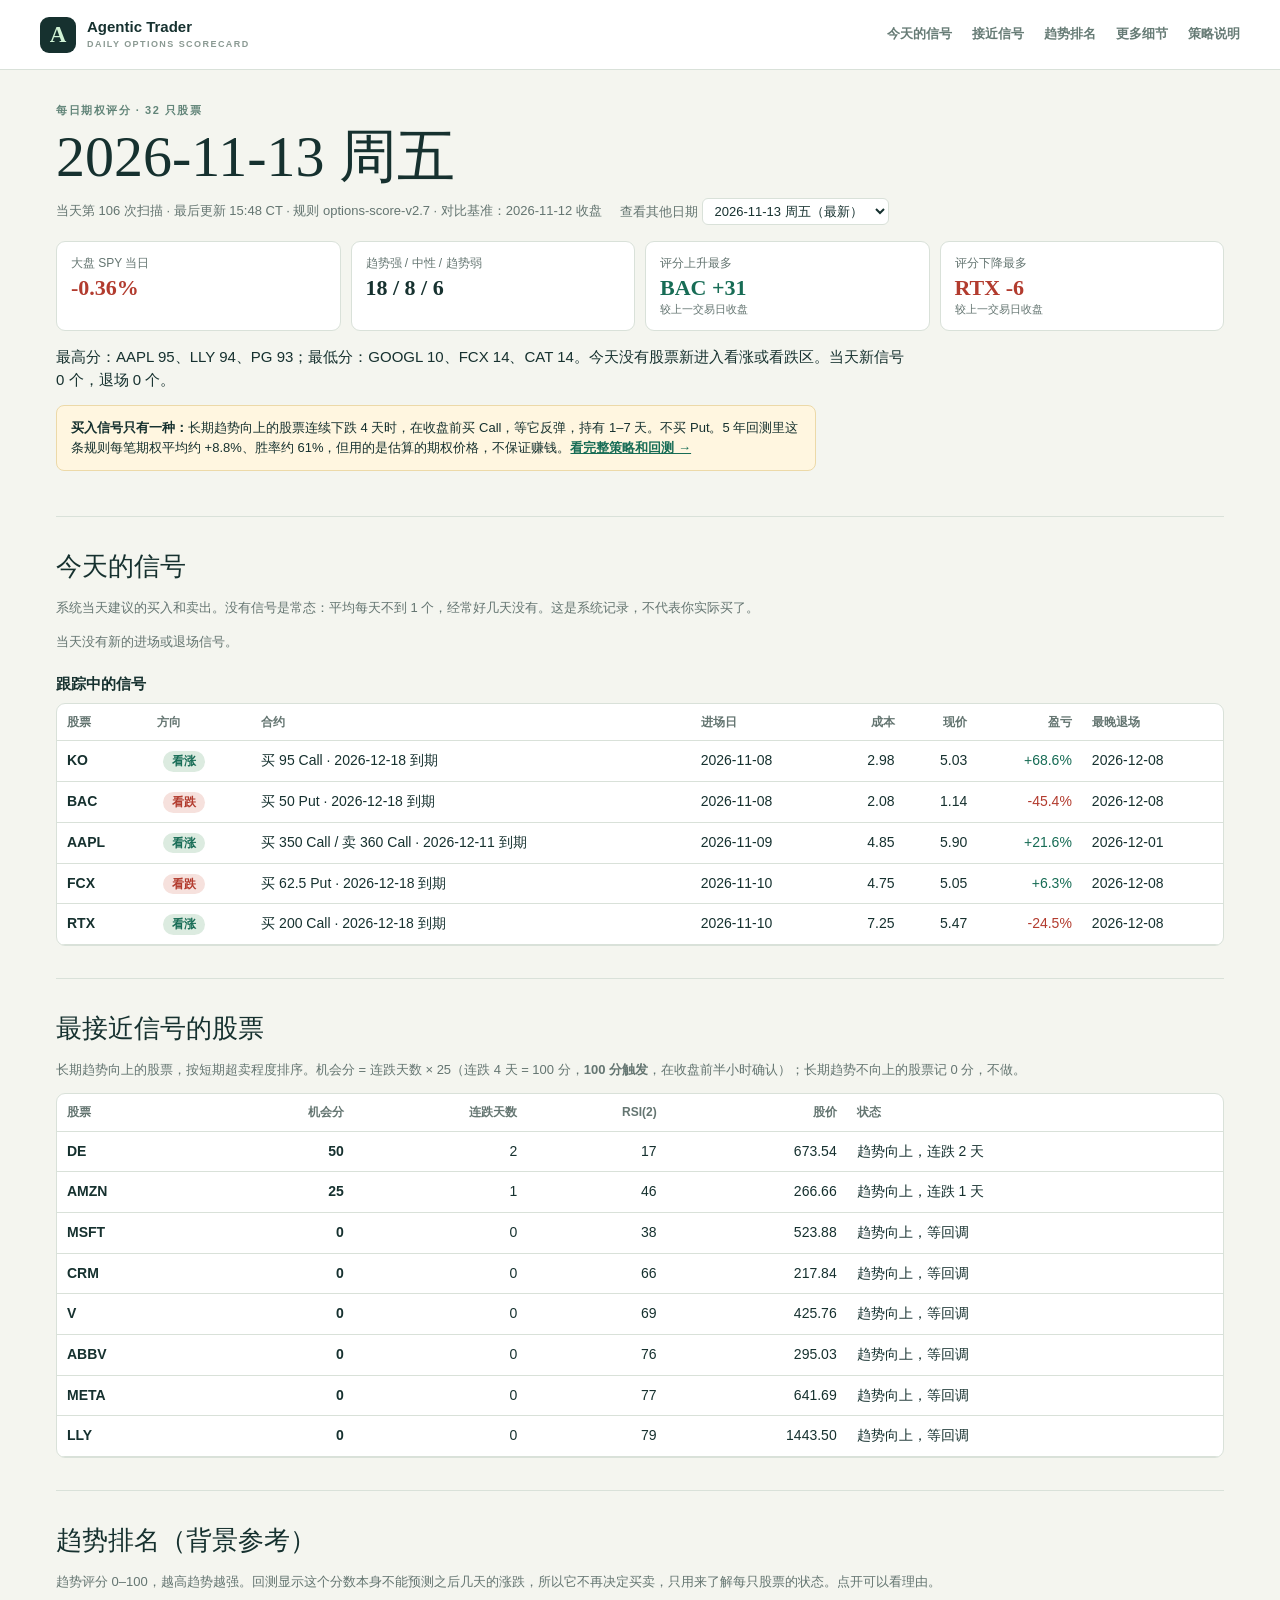
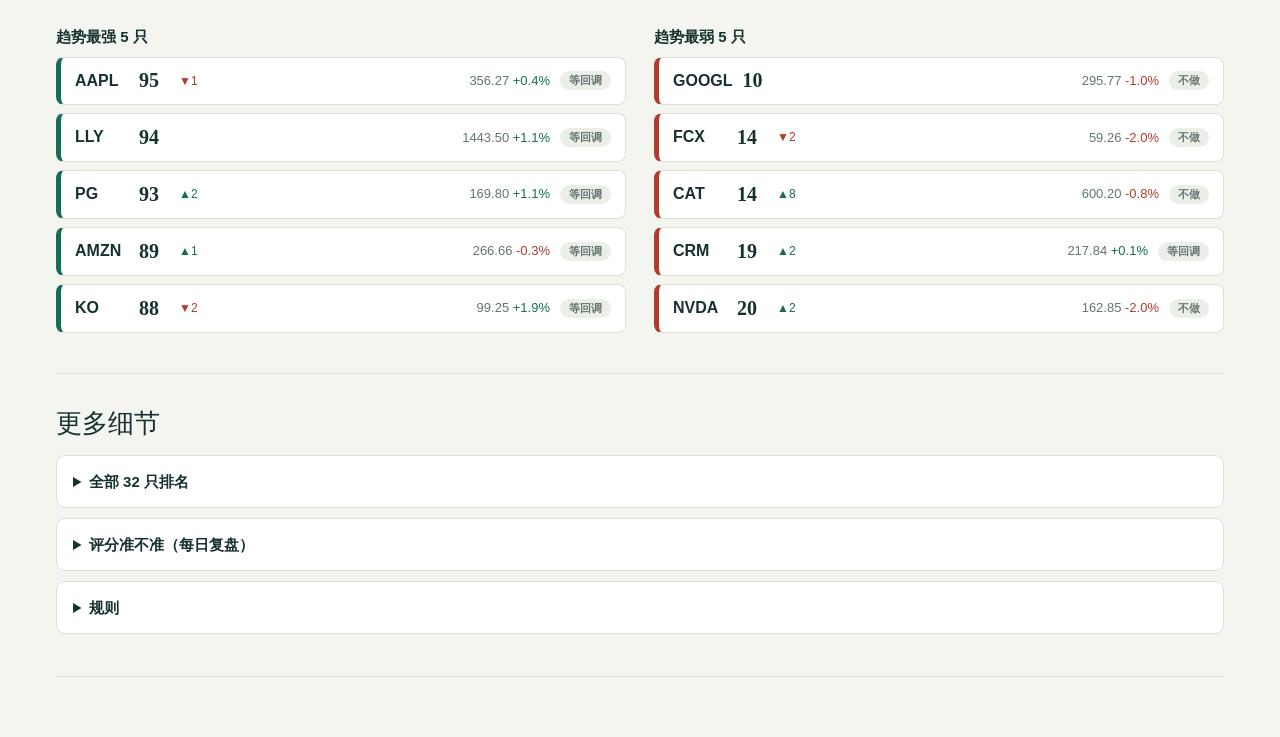
<file: docs/index.html>
<!doctype html>
<html lang="zh-CN"><head><meta charset="utf-8"><meta name="viewport" content="width=device-width,initial-scale=1"><meta name="referrer" content="no-referrer"><meta name="theme-color" content="#132c2b"><title>Agentic Trader · 每日期权评分</title><link rel="icon" href="favicon.svg"><link rel="stylesheet" href="options.css?v=20261111g"><script src="options.js?v=20261111g" defer></script></head>
<body>
<header class="site-header"><a class="brand" href="index.html"><span class="brand-mark">A</span><span>Agentic Trader<small>DAILY OPTIONS SCORECARD</small></span></a><nav aria-label="Primary navigation"><a href="#signals">今天的信号</a><a href="#watch">接近信号</a><a href="#top">趋势排名</a><a href="#more">更多细节</a><a href="strategy.html">策略说明</a></nav></header>
<main>
<section class="hero" id="summary">
<p class="eyebrow">每日期权评分 · 32 只股票</p>
<h1 id="day-title">加载中…</h1>
<div class="stamp"><span id="stamp-text"></span><label class="daypick">查看其他日期 <select id="day-select" aria-label="选择日期"></select></label></div>
<div class="tiles" id="tiles"></div>
<p class="lead" id="lead"></p>
<p class="warn"><b>买入信号只有一种：</b>长期趋势向上的股票连续下跌 4 天时，在收盘前买 Call，等它反弹，持有 1–7 天。不买 Put。5 年回测里这条规则每笔期权平均约 +8.8%、胜率约 61%，但用的是估算的期权价格，不保证赚钱。<a href="strategy.html">看完整策略和回测 →</a></p>
</section>
<section id="signals"><h2>今天的信号</h2><p class="muted">系统当天建议的买入和卖出。没有信号是常态：平均每天不到 1 个，经常好几天没有。这是系统记录，不代表你实际买了。</p><div id="exits"></div><div id="entries"></div><p id="none" class="muted" hidden>当天没有新的进场或退场信号。</p><h3 id="open-title" hidden>跟踪中的信号</h3><div class="table-wrap" id="open-wrap" hidden><table><thead><tr><th>股票</th><th>方向</th><th>合约</th><th>进场日</th><th class="r">成本</th><th class="r">现价</th><th class="r">盈亏</th><th>最晚退场</th></tr></thead><tbody id="open"></tbody></table></div></section>
<section id="watch"><h2>最接近信号的股票</h2><p class="muted">长期趋势向上的股票，按短期超卖程度排序。机会分 = 连跌天数 × 25（连跌 4 天 = 100 分，<b>100 分触发</b>，在收盘前半小时确认）；长期趋势不向上的股票记 0 分，不做。</p><div class="table-wrap"><table><thead><tr><th>股票</th><th class="r">机会分</th><th class="r">连跌天数</th><th class="r">RSI(2)</th><th class="r">股价</th><th>状态</th></tr></thead><tbody id="watchrows"></tbody></table></div></section>
<section id="top"><h2>趋势排名（背景参考）</h2><p class="muted">趋势评分 0–100，越高趋势越强。回测显示这个分数本身不能预测之后几天的涨跌，所以它不再决定买卖，只用来了解每只股票的状态。点开可以看理由。</p><div class="two"><div><h3>趋势最强 5 只</h3><div id="bulls"></div></div><div><h3>趋势最弱 5 只</h3><div id="bears"></div></div></div></section>
<section id="more"><h2>更多细节</h2>
<details><summary>全部 32 只排名</summary><p class="muted">50 分中性；≥70 趋势强，≤30 趋势弱。"较昨日"是和上一个交易日收盘分数相比；"今早"是当天第一次扫描的分数。</p><div class="table-wrap"><table><thead><tr><th>#</th><th>股票</th><th>评分</th><th class="r">较昨日</th><th class="r">今早</th><th>方向</th><th class="r">股价</th><th class="r">当日</th><th class="r">20日</th><th class="r">比大盘</th><th class="r">RSI</th><th class="r">RSI(2)</th><th>主要理由</th><th>状态</th></tr></thead><tbody id="rows"></tbody></table></div></details>
<details><summary>评分准不准（每日复盘）</summary><div id="review-body"><p class="muted">当天收盘复盘后出现。</p></div></details>
<details><summary>规则</summary><ul id="rule-list"></ul></details>
</section>
</main>
</body></html>
</file>
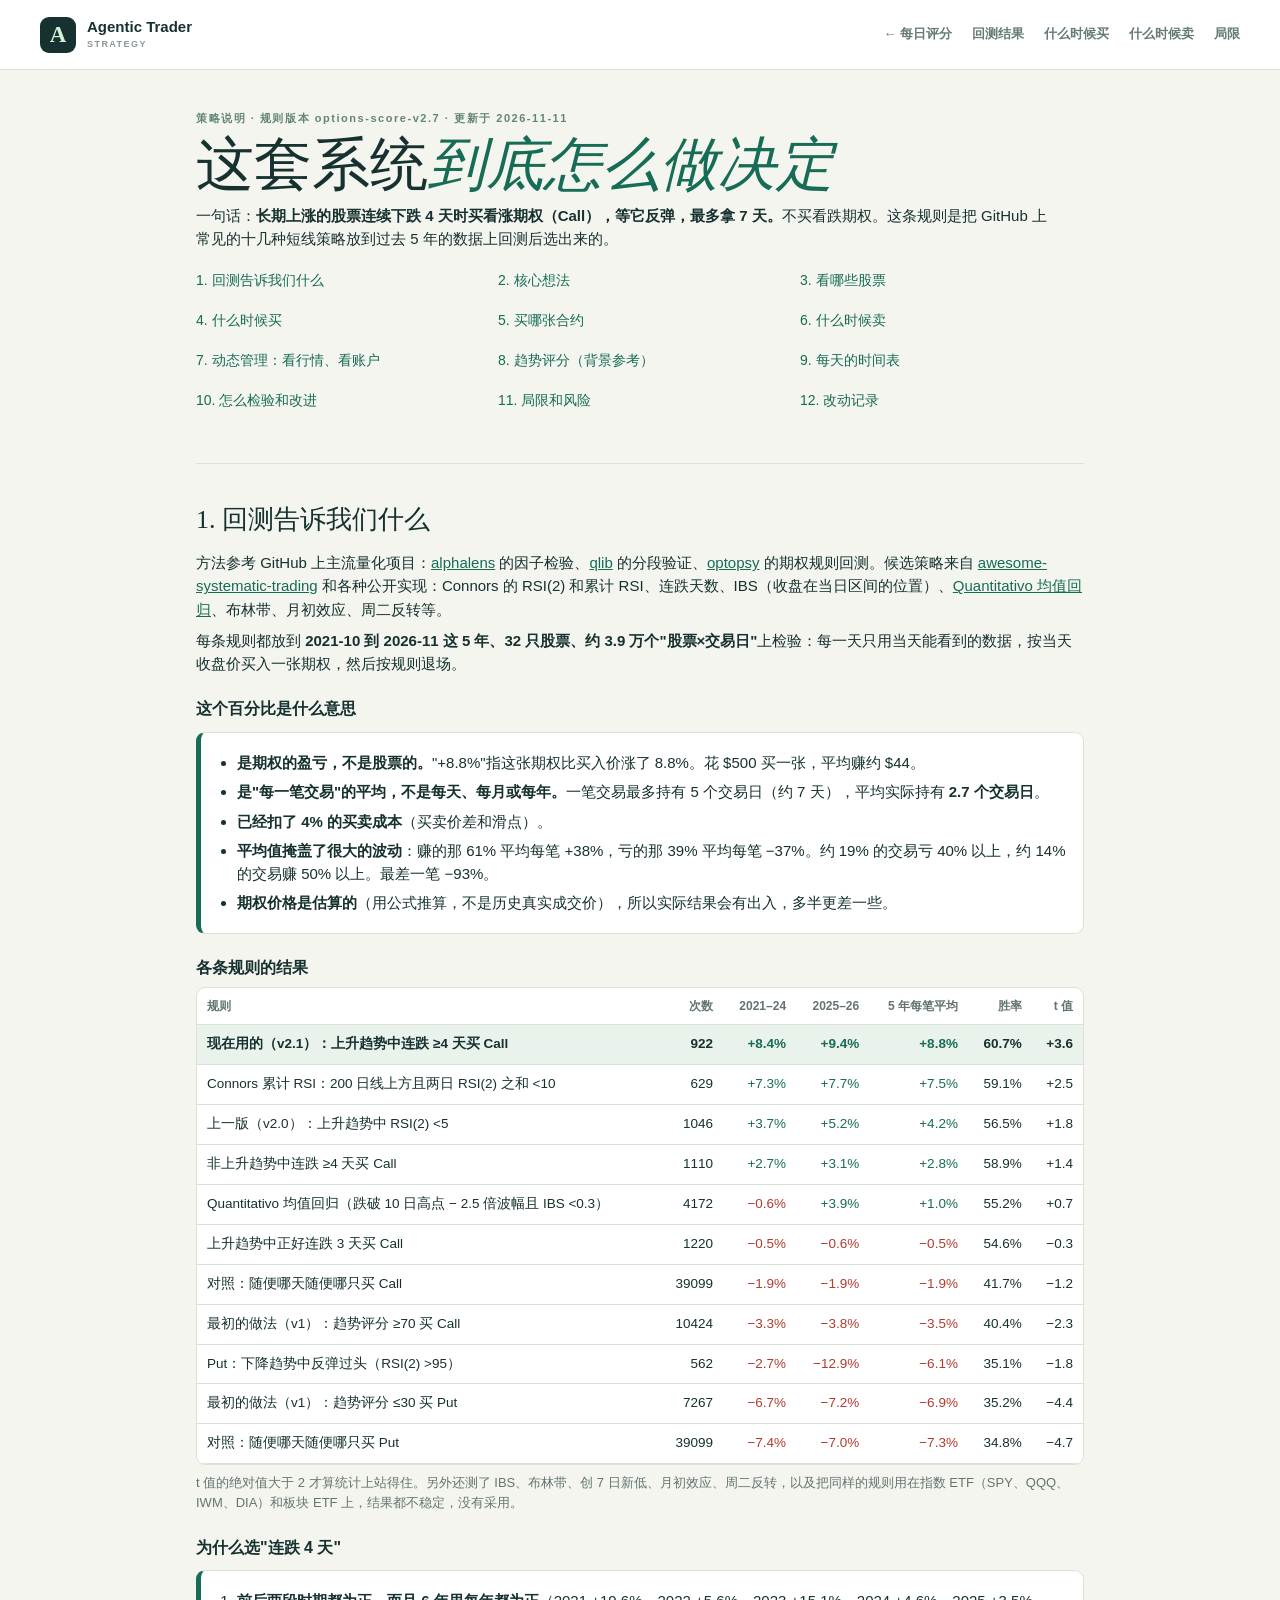
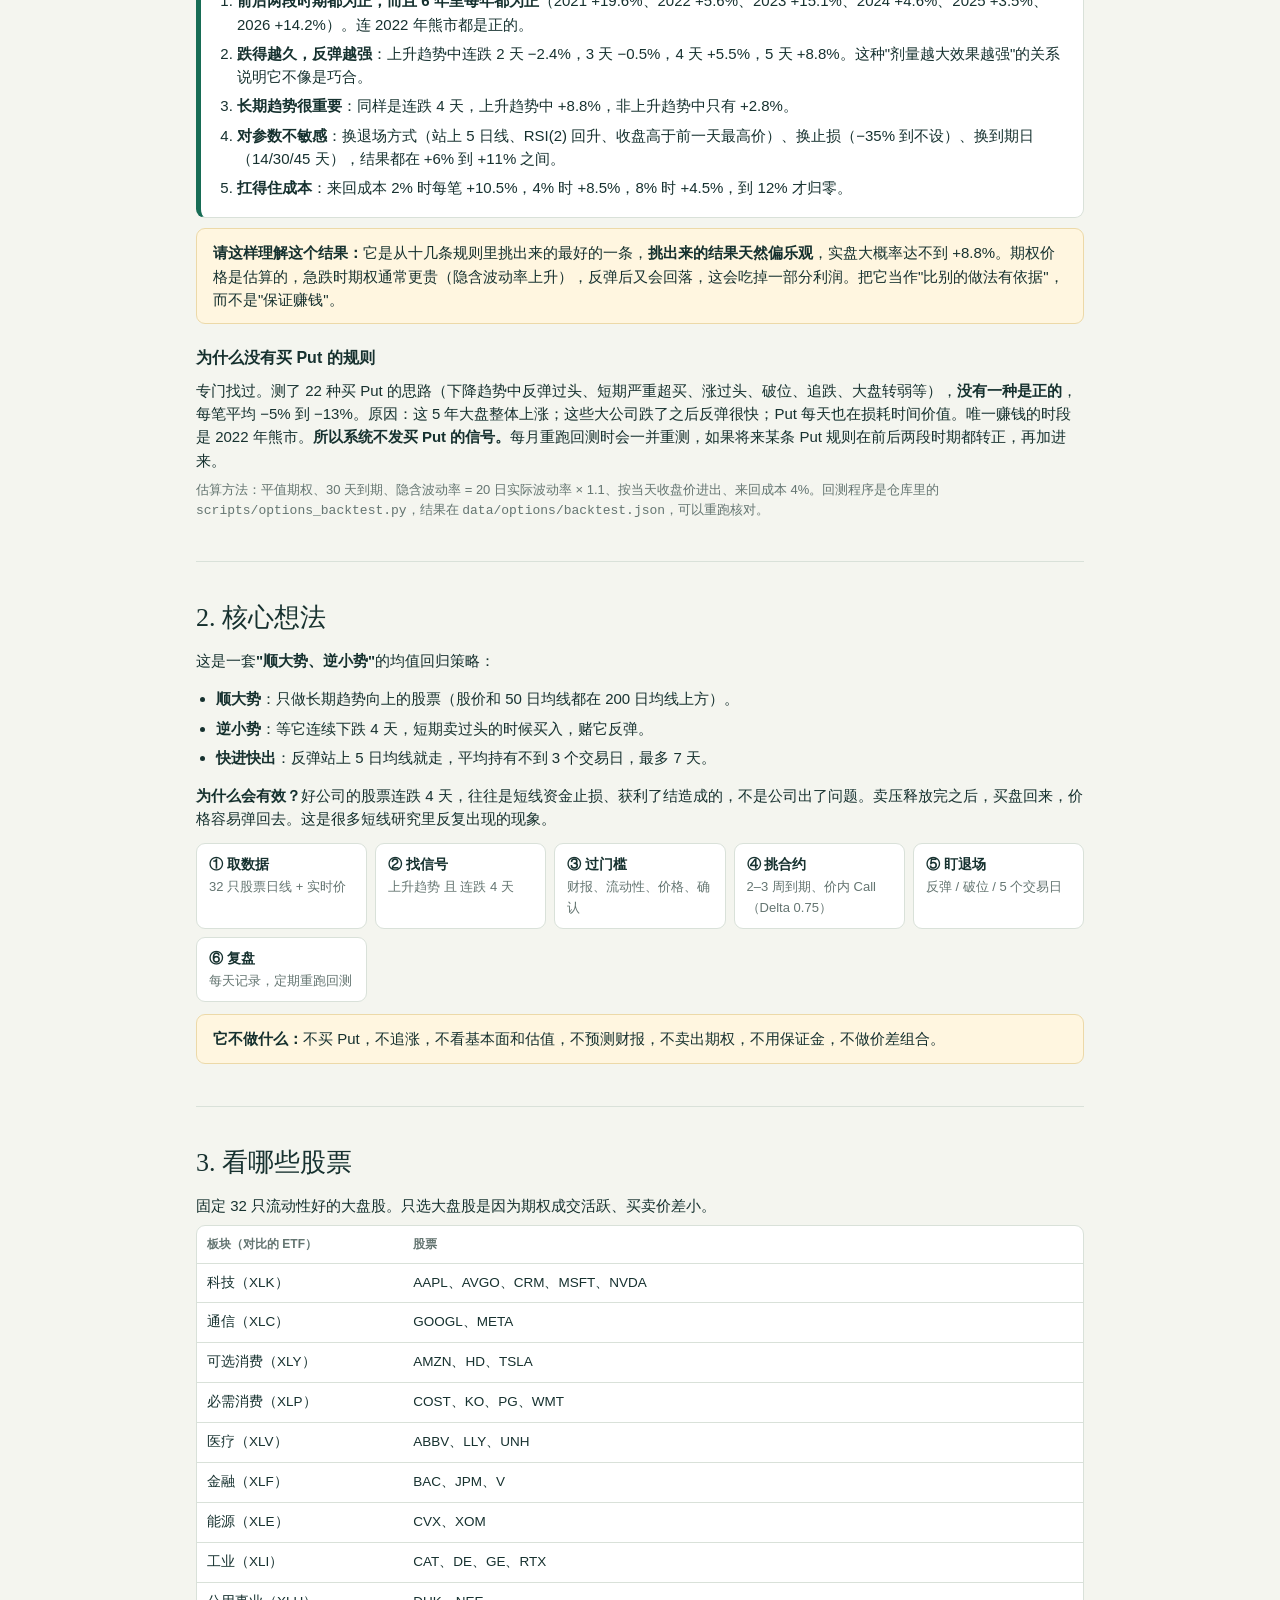
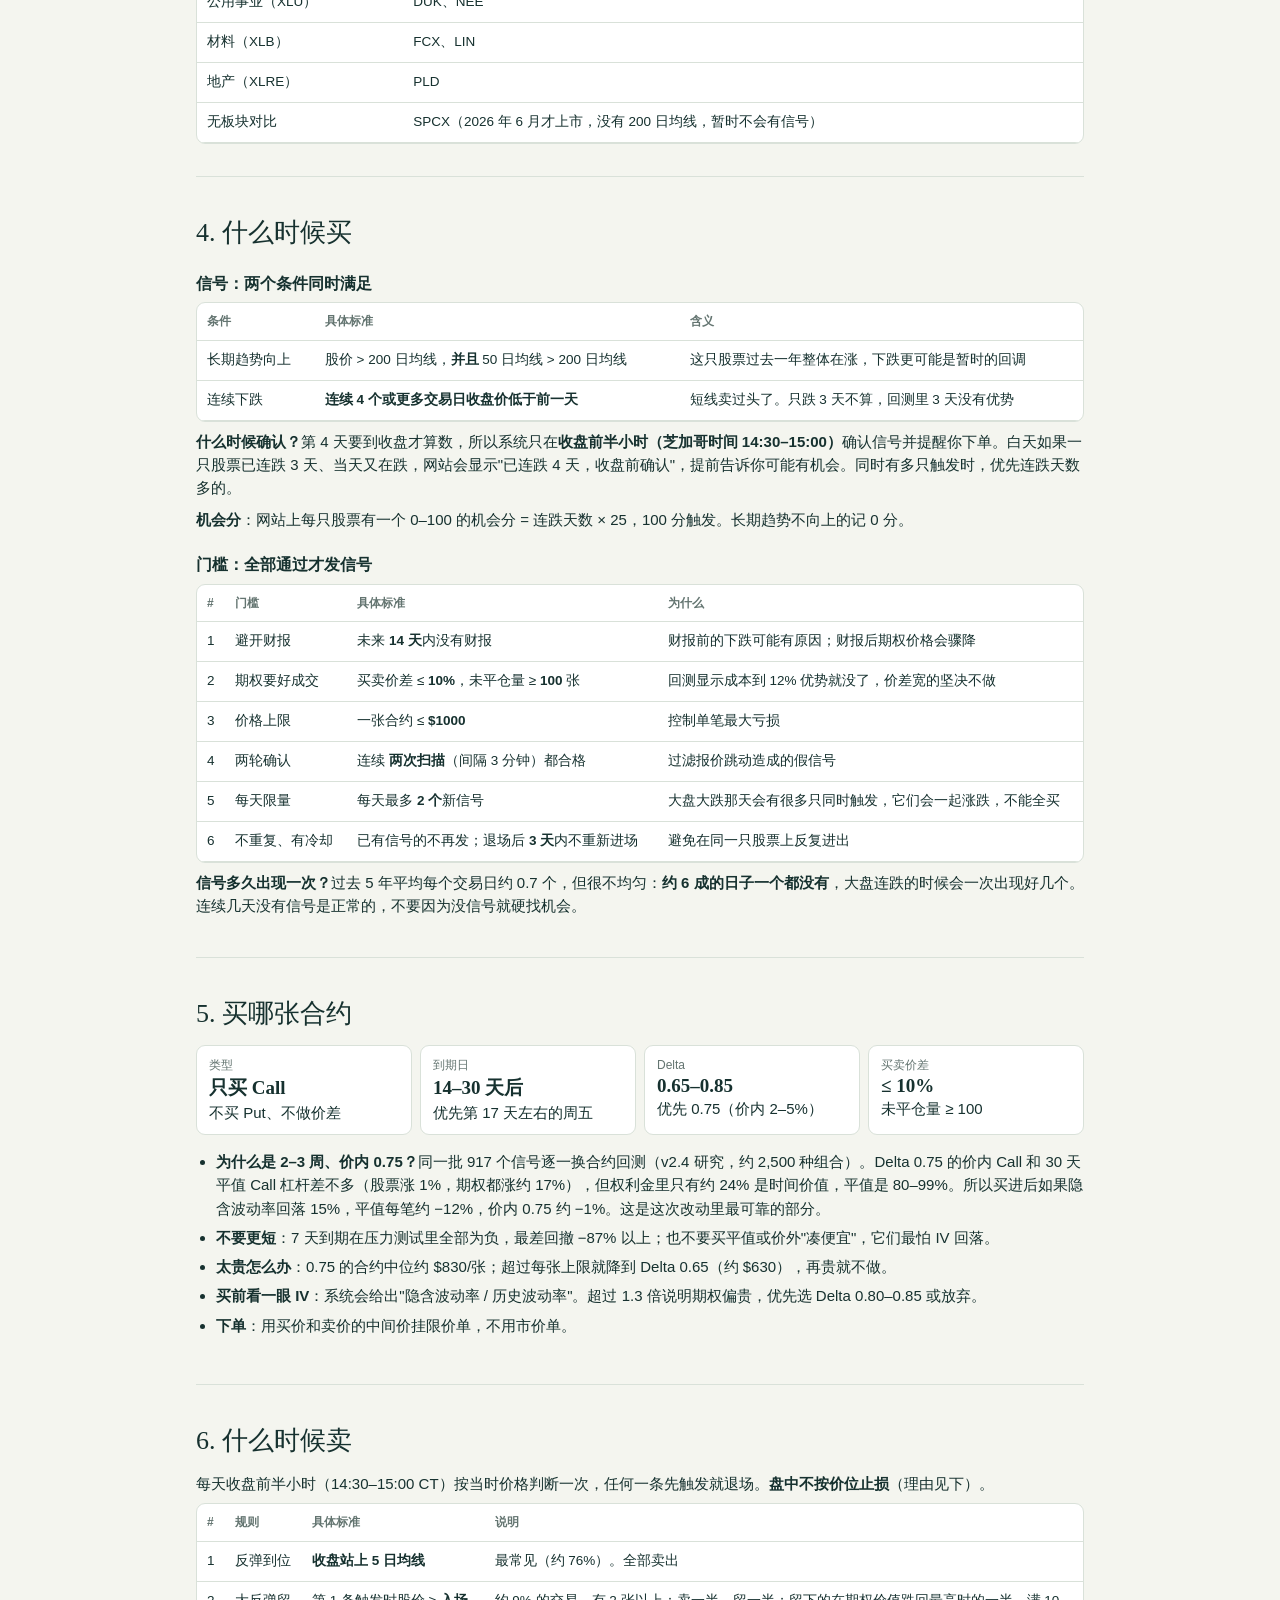
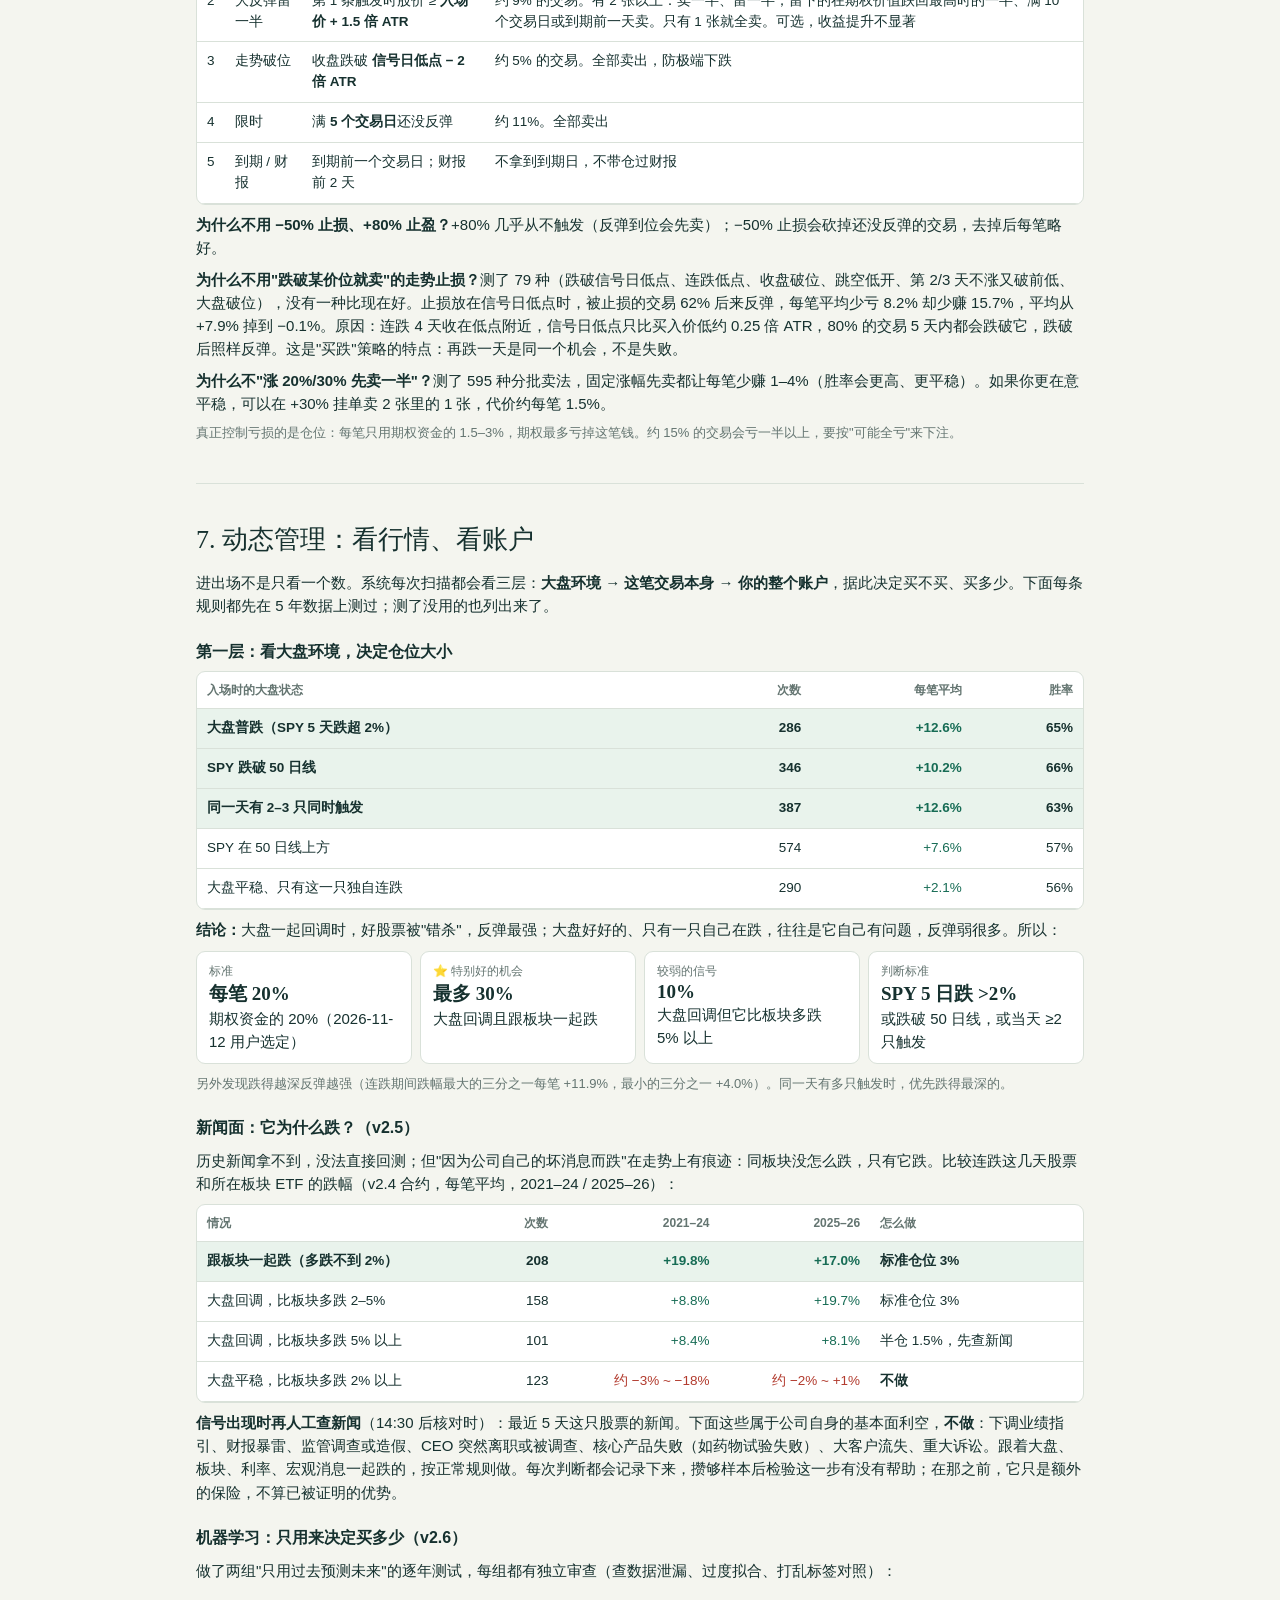
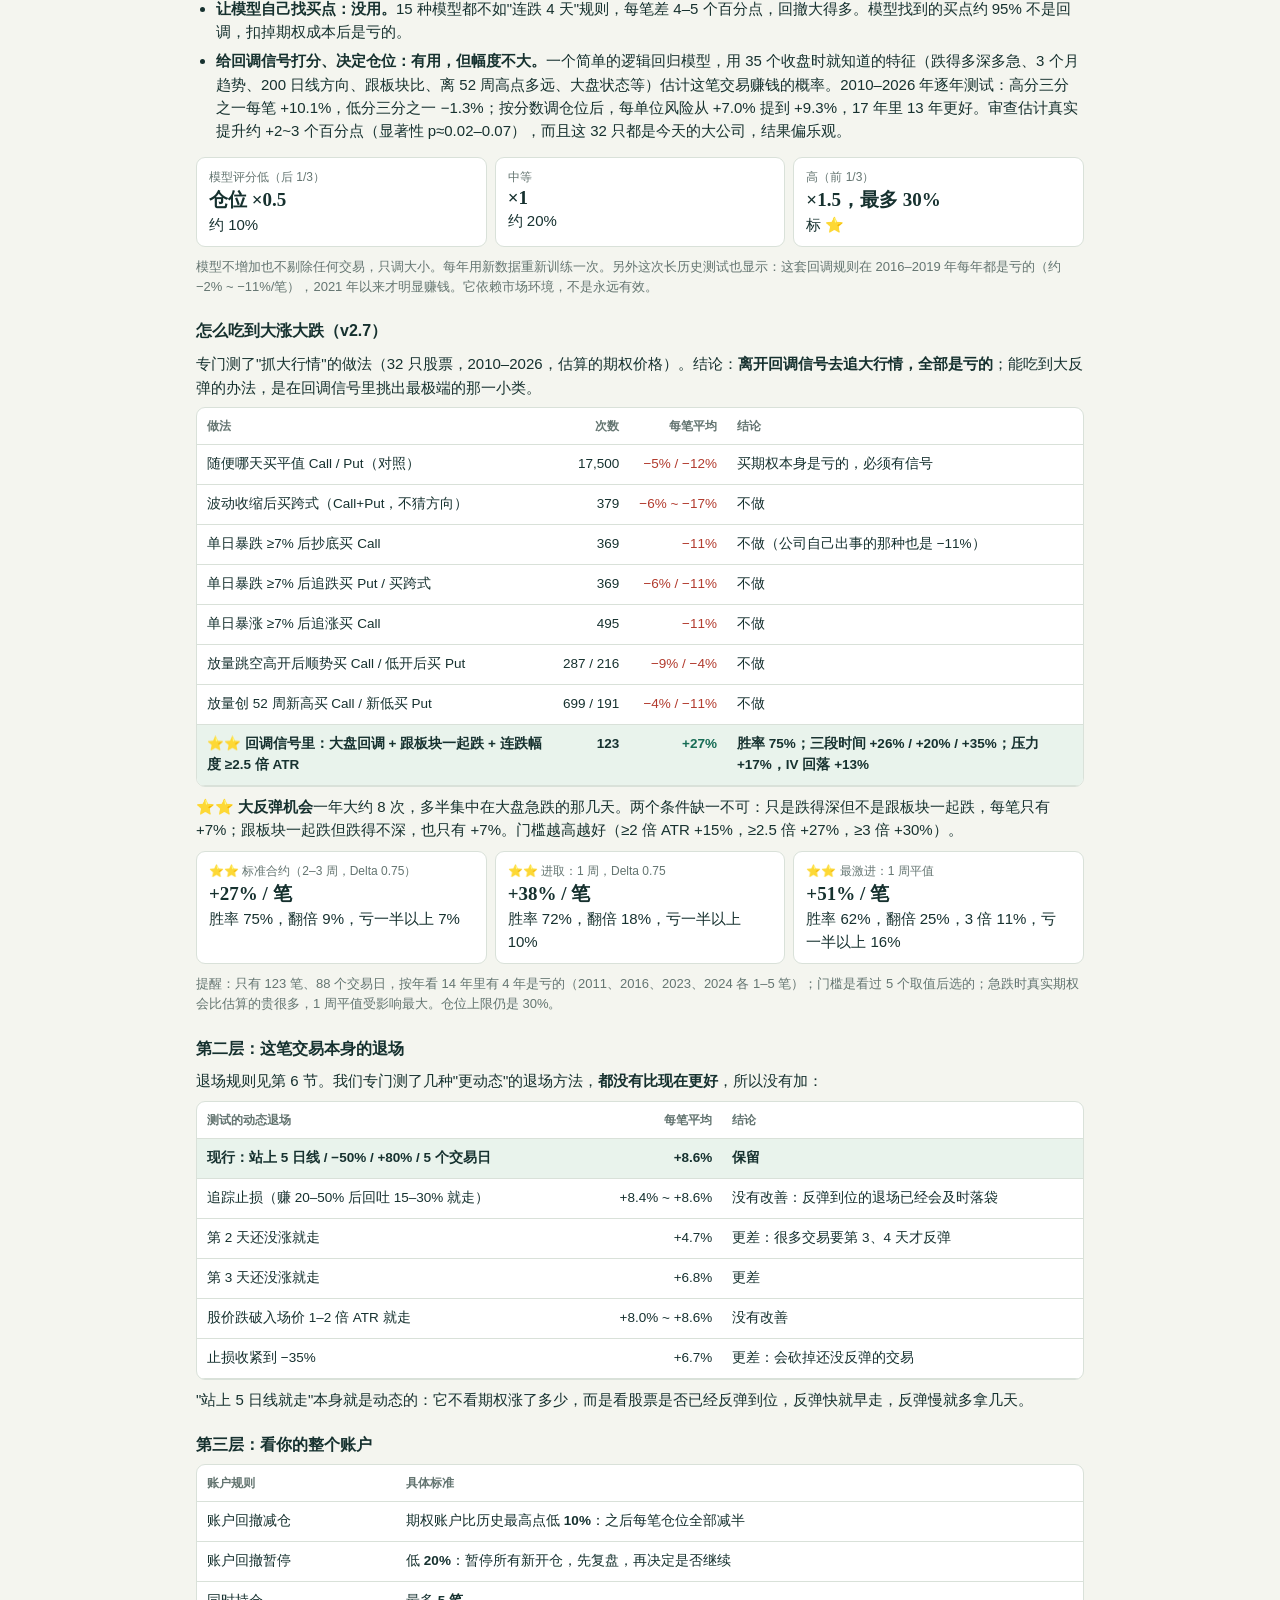
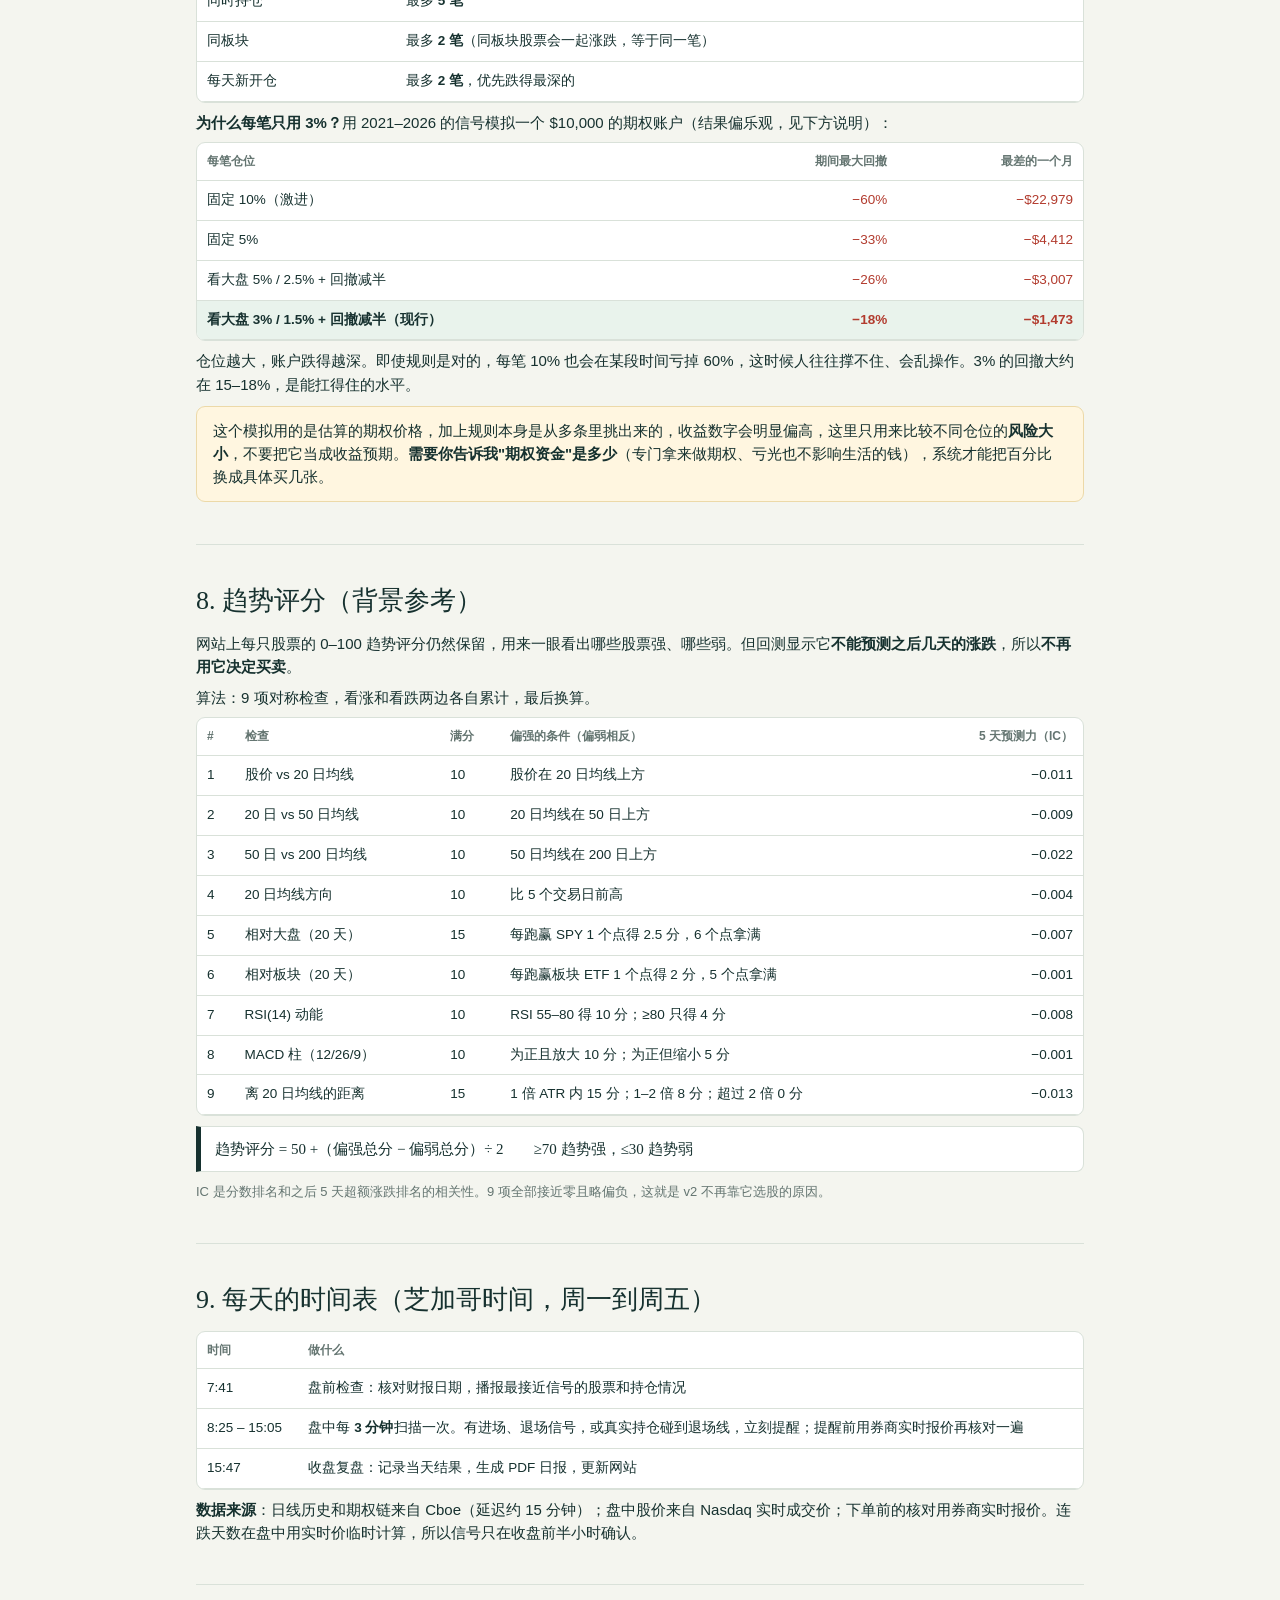
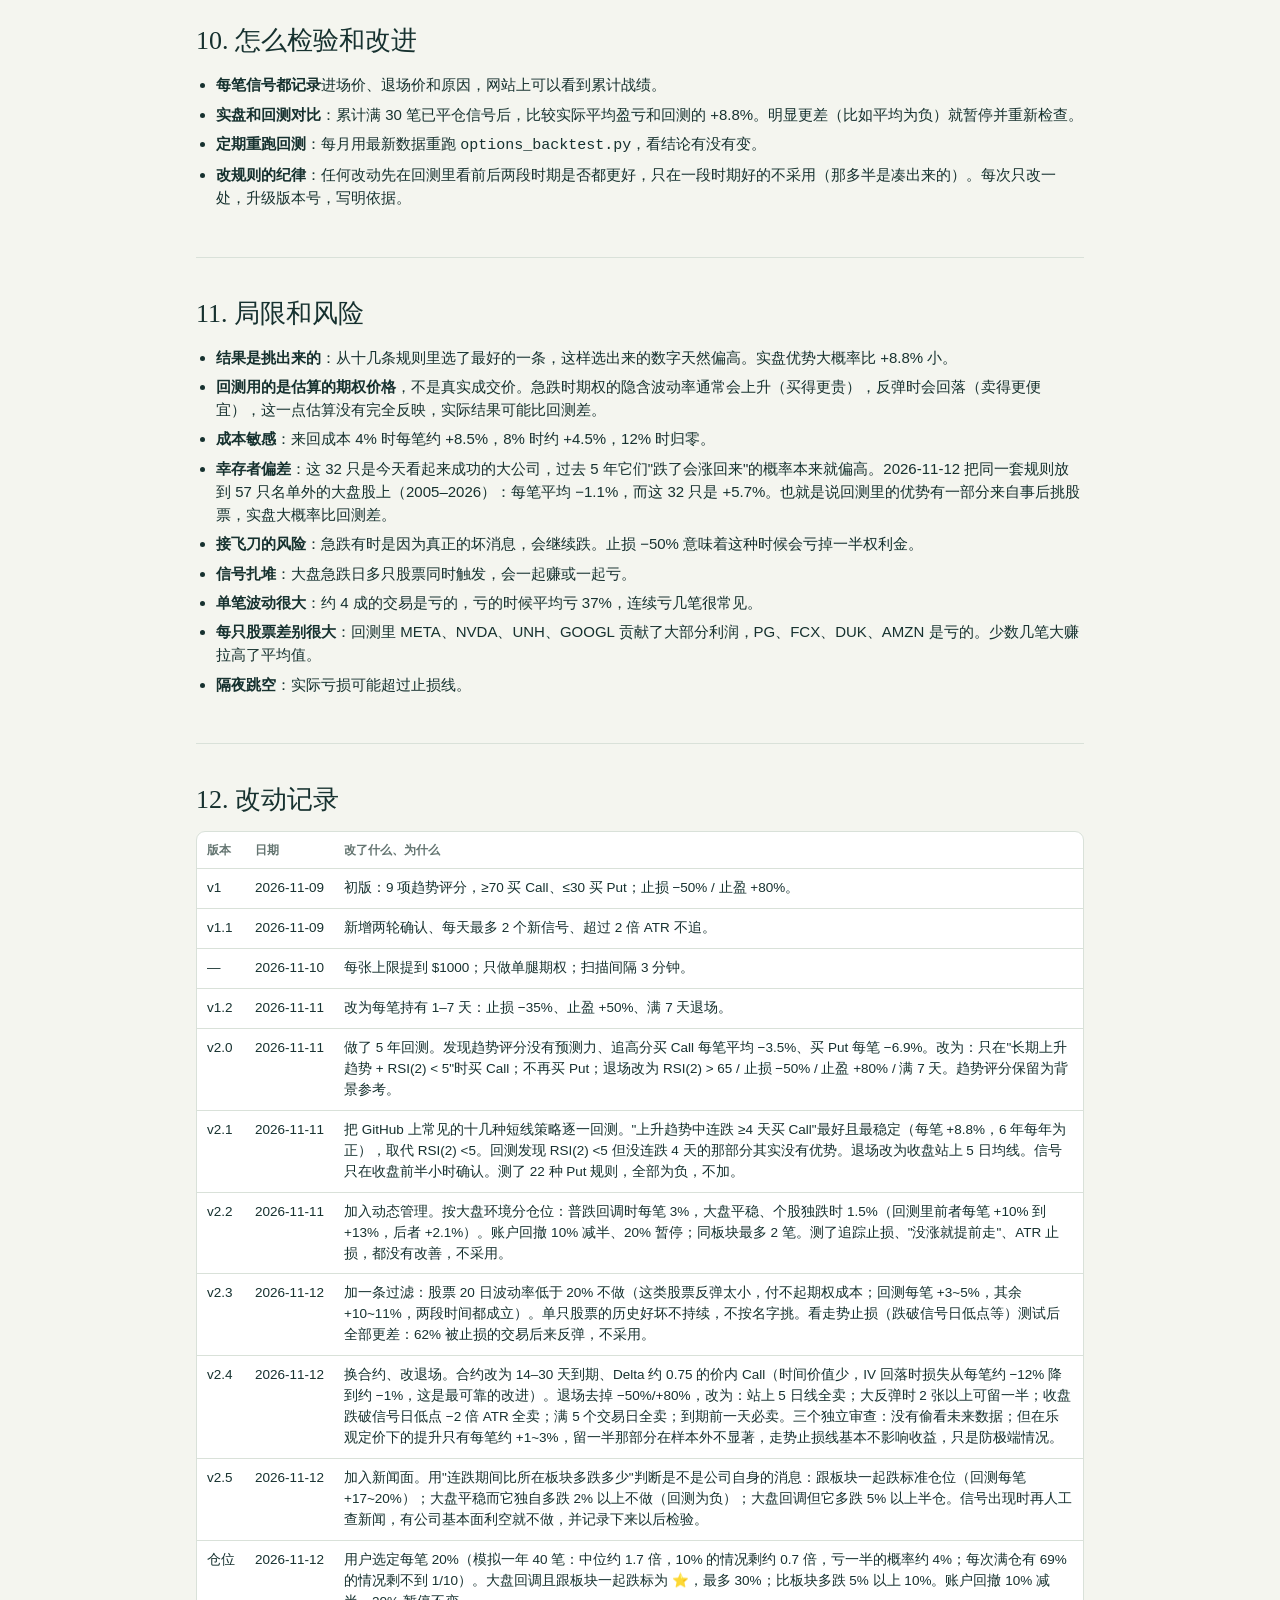
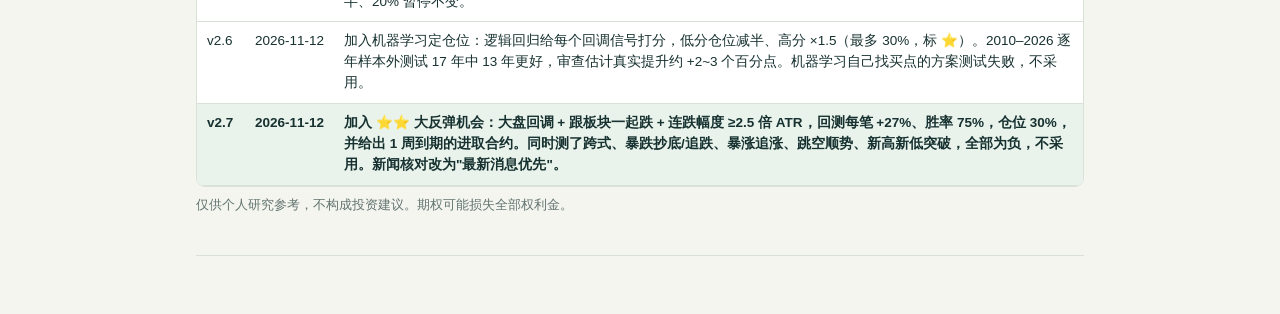
<file: docs/strategy.html>
<!doctype html>
<html lang="zh-CN"><head><meta charset="utf-8"><meta name="viewport" content="width=device-width,initial-scale=1"><meta name="referrer" content="no-referrer"><meta name="theme-color" content="#132c2b"><title>策略说明 · Agentic Trader</title><link rel="icon" href="favicon.svg"><link rel="stylesheet" href="options.css?v=20261111e">
<style>
.doc{max-width:920px}.doc p{margin:8px 0}.doc h2{margin-top:6px}.doc h3{font-size:16px;margin:22px 0 6px}
.toc{display:grid;grid-template-columns:repeat(auto-fit,minmax(210px,1fr));gap:6px 18px;padding:0;list-style:none;font-size:14px}.toc a,.doc p a{color:var(--green)}.toc a{text-decoration:none}
.doc table{font-size:13.5px}.doc td{white-space:normal;vertical-align:top}.doc th{white-space:nowrap}.doc td.n{white-space:nowrap;font-variant-numeric:tabular-nums}
.flow{display:grid;grid-template-columns:repeat(auto-fit,minmax(150px,1fr));gap:8px;margin:12px 0}.step{background:var(--card);border:1px solid var(--line);border-radius:9px;padding:10px 12px;font-size:13px}.step b{display:block;font-size:14px;margin-bottom:2px}.step span{color:var(--muted)}
.formula{background:var(--card);border:1px solid var(--line);border-left:5px solid var(--ink);border-radius:0 8px 8px 0;padding:10px 14px;font:15px/1.6 Georgia,serif;margin:10px 0}
.box{background:var(--card);border:1px solid var(--line);border-radius:9px;padding:12px 16px;margin:10px 0}.box.caution{background:#fff6e0;border-color:#ecd9a8}.box.key{border-left:5px solid var(--green)}
.kv{display:grid;grid-template-columns:repeat(auto-fit,minmax(190px,1fr));gap:8px;margin:10px 0}.kv div{background:var(--card);border:1px solid var(--line);border-radius:9px;padding:10px 12px}.kv small{display:block;color:var(--muted);font-size:12px}.kv b{display:block;font:600 19px Georgia,serif}
tr.hl td{background:#e9f3ec;font-weight:600}
</style></head>
<body>
<header class="site-header"><a class="brand" href="index.html"><span class="brand-mark">A</span><span>Agentic Trader<small>STRATEGY</small></span></a><nav aria-label="Primary navigation"><a href="index.html">← 每日评分</a><a href="#backtest">回测结果</a><a href="#entry">什么时候买</a><a href="#exit">什么时候卖</a><a href="#limits">局限</a></nav></header>
<main class="doc">
<section class="hero"><p class="eyebrow">策略说明 · 规则版本 options-score-v2.7 · 更新于 2026-11-11</p><h1>这套系统<em>到底怎么做决定</em></h1>
<p class="lead">一句话：<b>长期上涨的股票连续下跌 4 天时买看涨期权（Call），等它反弹，最多拿 7 天。</b>不买看跌期权。这条规则是把 GitHub 上常见的十几种短线策略放到过去 5 年的数据上回测后选出来的。</p>
<ul class="toc"><li><a href="#backtest">1. 回测告诉我们什么</a></li><li><a href="#idea">2. 核心想法</a></li><li><a href="#universe">3. 看哪些股票</a></li><li><a href="#entry">4. 什么时候买</a></li><li><a href="#contract">5. 买哪张合约</a></li><li><a href="#exit">6. 什么时候卖</a></li><li><a href="#size">7. 动态管理：看行情、看账户</a></li><li><a href="#score">8. 趋势评分（背景参考）</a></li><li><a href="#schedule">9. 每天的时间表</a></li><li><a href="#review">10. 怎么检验和改进</a></li><li><a href="#limits">11. 局限和风险</a></li><li><a href="#log">12. 改动记录</a></li></ul></section>

<section id="backtest"><h2>1. 回测告诉我们什么</h2>
<p>方法参考 GitHub 上主流量化项目：<a href="https://github.com/quantopian/alphalens">alphalens</a> 的因子检验、<a href="https://github.com/microsoft/qlib">qlib</a> 的分段验证、<a href="https://github.com/goldspanlabs/optopsy">optopsy</a> 的期权规则回测。候选策略来自 <a href="https://github.com/paperswithbacktest/awesome-systematic-trading">awesome-systematic-trading</a> 和各种公开实现：Connors 的 RSI(2) 和累计 RSI、连跌天数、IBS（收盘在当日区间的位置）、<a href="https://github.com/idousse/mean-reversion-strategy">Quantitativo 均值回归</a>、布林带、月初效应、周二反转等。</p>
<p>每条规则都放到 <b>2021-10 到 2026-11 这 5 年、32 只股票、约 3.9 万个"股票×交易日"</b>上检验：每一天只用当天能看到的数据，按当天收盘价买入一张期权，然后按规则退场。</p>
<h3>这个百分比是什么意思</h3>
<div class="box key"><ul style="margin:0;padding-left:20px">
<li><b>是期权的盈亏，不是股票的。</b>"+8.8%"指这张期权比买入价涨了 8.8%。花 $500 买一张，平均赚约 $44。</li>
<li><b>是"每一笔交易"的平均，不是每天、每月或每年。</b>一笔交易最多持有 5 个交易日（约 7 天），平均实际持有 <b>2.7 个交易日</b>。</li>
<li><b>已经扣了 4% 的买卖成本</b>（买卖价差和滑点）。</li>
<li><b>平均值掩盖了很大的波动</b>：赚的那 61% 平均每笔 +38%，亏的那 39% 平均每笔 −37%。约 19% 的交易亏 40% 以上，约 14% 的交易赚 50% 以上。最差一笔 −93%。</li>
<li><b>期权价格是估算的</b>（用公式推算，不是历史真实成交价），所以实际结果会有出入，多半更差一些。</li></ul></div>
<h3>各条规则的结果</h3>
<div class="table-wrap"><table><thead><tr><th>规则</th><th class="r">次数</th><th class="r">2021–24</th><th class="r">2025–26</th><th class="r">5 年每笔平均</th><th class="r">胜率</th><th class="r">t 值</th></tr></thead><tbody>
<tr class="hl"><td>现在用的（v2.1）：上升趋势中连跌 ≥4 天买 Call</td><td class="n r">922</td><td class="n r pos">+8.4%</td><td class="n r pos">+9.4%</td><td class="n r pos">+8.8%</td><td class="n r">60.7%</td><td class="n r">+3.6</td></tr>
<tr><td>Connors 累计 RSI：200 日线上方且两日 RSI(2) 之和 &lt;10</td><td class="n r">629</td><td class="n r pos">+7.3%</td><td class="n r pos">+7.7%</td><td class="n r pos">+7.5%</td><td class="n r">59.1%</td><td class="n r">+2.5</td></tr>
<tr><td>上一版（v2.0）：上升趋势中 RSI(2) &lt;5</td><td class="n r">1046</td><td class="n r pos">+3.7%</td><td class="n r pos">+5.2%</td><td class="n r pos">+4.2%</td><td class="n r">56.5%</td><td class="n r">+1.8</td></tr>
<tr><td>非上升趋势中连跌 ≥4 天买 Call</td><td class="n r">1110</td><td class="n r pos">+2.7%</td><td class="n r pos">+3.1%</td><td class="n r pos">+2.8%</td><td class="n r">58.9%</td><td class="n r">+1.4</td></tr>
<tr><td>Quantitativo 均值回归（跌破 10 日高点 − 2.5 倍波幅且 IBS &lt;0.3）</td><td class="n r">4172</td><td class="n r neg">−0.6%</td><td class="n r pos">+3.9%</td><td class="n r pos">+1.0%</td><td class="n r">55.2%</td><td class="n r">+0.7</td></tr>
<tr><td>上升趋势中正好连跌 3 天买 Call</td><td class="n r">1220</td><td class="n r neg">−0.5%</td><td class="n r neg">−0.6%</td><td class="n r neg">−0.5%</td><td class="n r">54.6%</td><td class="n r">−0.3</td></tr>
<tr><td>对照：随便哪天随便哪只买 Call</td><td class="n r">39099</td><td class="n r neg">−1.9%</td><td class="n r neg">−1.9%</td><td class="n r neg">−1.9%</td><td class="n r">41.7%</td><td class="n r">−1.2</td></tr>
<tr><td>最初的做法（v1）：趋势评分 ≥70 买 Call</td><td class="n r">10424</td><td class="n r neg">−3.3%</td><td class="n r neg">−3.8%</td><td class="n r neg">−3.5%</td><td class="n r">40.4%</td><td class="n r">−2.3</td></tr>
<tr><td>Put：下降趋势中反弹过头（RSI(2) &gt;95）</td><td class="n r">562</td><td class="n r neg">−2.7%</td><td class="n r neg">−12.9%</td><td class="n r neg">−6.1%</td><td class="n r">35.1%</td><td class="n r">−1.8</td></tr>
<tr><td>最初的做法（v1）：趋势评分 ≤30 买 Put</td><td class="n r">7267</td><td class="n r neg">−6.7%</td><td class="n r neg">−7.2%</td><td class="n r neg">−6.9%</td><td class="n r">35.2%</td><td class="n r">−4.4</td></tr>
<tr><td>对照：随便哪天随便哪只买 Put</td><td class="n r">39099</td><td class="n r neg">−7.4%</td><td class="n r neg">−7.0%</td><td class="n r neg">−7.3%</td><td class="n r">34.8%</td><td class="n r">−4.7</td></tr>
</tbody></table></div>
<p class="muted">t 值的绝对值大于 2 才算统计上站得住。另外还测了 IBS、布林带、创 7 日新低、月初效应、周二反转，以及把同样的规则用在指数 ETF（SPY、QQQ、IWM、DIA）和板块 ETF 上，结果都不稳定，没有采用。</p>
<h3>为什么选"连跌 4 天"</h3>
<div class="box key"><ol style="margin:0;padding-left:20px">
<li><b>前后两段时期都为正，而且 6 年里每年都为正</b>（2021 +19.6%、2022 +5.6%、2023 +15.1%、2024 +4.6%、2025 +3.5%、2026 +14.2%）。连 2022 年熊市都是正的。</li>
<li><b>跌得越久，反弹越强</b>：上升趋势中连跌 2 天 −2.4%，3 天 −0.5%，4 天 +5.5%，5 天 +8.8%。这种"剂量越大效果越强"的关系说明它不像是巧合。</li>
<li><b>长期趋势很重要</b>：同样是连跌 4 天，上升趋势中 +8.8%，非上升趋势中只有 +2.8%。</li>
<li><b>对参数不敏感</b>：换退场方式（站上 5 日线、RSI(2) 回升、收盘高于前一天最高价）、换止损（−35% 到不设）、换到期日（14/30/45 天），结果都在 +6% 到 +11% 之间。</li>
<li><b>扛得住成本</b>：来回成本 2% 时每笔 +10.5%，4% 时 +8.5%，8% 时 +4.5%，到 12% 才归零。</li></ol></div>
<div class="box caution"><b>请这样理解这个结果：</b>它是从十几条规则里挑出来的最好的一条，<b>挑出来的结果天然偏乐观</b>，实盘大概率达不到 +8.8%。期权价格是估算的，急跌时期权通常更贵（隐含波动率上升），反弹后又会回落，这会吃掉一部分利润。把它当作"比别的做法有依据"，而不是"保证赚钱"。</div>
<h3>为什么没有买 Put 的规则</h3>
<p>专门找过。测了 22 种买 Put 的思路（下降趋势中反弹过头、短期严重超买、涨过头、破位、追跌、大盘转弱等），<b>没有一种是正的</b>，每笔平均 −5% 到 −13%。原因：这 5 年大盘整体上涨；这些大公司跌了之后反弹很快；Put 每天也在损耗时间价值。唯一赚钱的时段是 2022 年熊市。<b>所以系统不发买 Put 的信号。</b>每月重跑回测时会一并重测，如果将来某条 Put 规则在前后两段时期都转正，再加进来。</p>
<p class="muted">估算方法：平值期权、30 天到期、隐含波动率 = 20 日实际波动率 × 1.1、按当天收盘价进出、来回成本 4%。回测程序是仓库里的 <code>scripts/options_backtest.py</code>，结果在 <code>data/options/backtest.json</code>，可以重跑核对。</p></section>

<section id="idea"><h2>2. 核心想法</h2>
<p>这是一套<b>"顺大势、逆小势"</b>的均值回归策略：</p>
<ul><li><b>顺大势</b>：只做长期趋势向上的股票（股价和 50 日均线都在 200 日均线上方）。</li><li><b>逆小势</b>：等它连续下跌 4 天，短期卖过头的时候买入，赌它反弹。</li><li><b>快进快出</b>：反弹站上 5 日均线就走，平均持有不到 3 个交易日，最多 7 天。</li></ul>
<p><b>为什么会有效？</b>好公司的股票连跌 4 天，往往是短线资金止损、获利了结造成的，不是公司出了问题。卖压释放完之后，买盘回来，价格容易弹回去。这是很多短线研究里反复出现的现象。</p>
<div class="flow"><div class="step"><b>① 取数据</b><span>32 只股票日线 + 实时价</span></div><div class="step"><b>② 找信号</b><span>上升趋势 且 连跌 4 天</span></div><div class="step"><b>③ 过门槛</b><span>财报、流动性、价格、确认</span></div><div class="step"><b>④ 挑合约</b><span>2–3 周到期、价内 Call（Delta 0.75）</span></div><div class="step"><b>⑤ 盯退场</b><span>反弹 / 破位 / 5 个交易日</span></div><div class="step"><b>⑥ 复盘</b><span>每天记录，定期重跑回测</span></div></div>
<div class="box caution"><b>它不做什么：</b>不买 Put，不追涨，不看基本面和估值，不预测财报，不卖出期权，不用保证金，不做价差组合。</div></section>

<section id="universe"><h2>3. 看哪些股票</h2>
<p>固定 32 只流动性好的大盘股。只选大盘股是因为期权成交活跃、买卖价差小。</p>
<div class="table-wrap"><table><thead><tr><th>板块（对比的 ETF）</th><th>股票</th></tr></thead><tbody>
<tr><td class="n">科技（XLK）</td><td>AAPL、AVGO、CRM、MSFT、NVDA</td></tr><tr><td class="n">通信（XLC）</td><td>GOOGL、META</td></tr><tr><td class="n">可选消费（XLY）</td><td>AMZN、HD、TSLA</td></tr><tr><td class="n">必需消费（XLP）</td><td>COST、KO、PG、WMT</td></tr><tr><td class="n">医疗（XLV）</td><td>ABBV、LLY、UNH</td></tr><tr><td class="n">金融（XLF）</td><td>BAC、JPM、V</td></tr><tr><td class="n">能源（XLE）</td><td>CVX、XOM</td></tr><tr><td class="n">工业（XLI）</td><td>CAT、DE、GE、RTX</td></tr><tr><td class="n">公用事业（XLU）</td><td>DUK、NEE</td></tr><tr><td class="n">材料（XLB）</td><td>FCX、LIN</td></tr><tr><td class="n">地产（XLRE）</td><td>PLD</td></tr><tr><td class="n">无板块对比</td><td>SPCX（2026 年 6 月才上市，没有 200 日均线，暂时不会有信号）</td></tr></tbody></table></div></section>

<section id="entry"><h2>4. 什么时候买</h2>
<h3>信号：两个条件同时满足</h3>
<div class="table-wrap"><table><thead><tr><th>条件</th><th>具体标准</th><th>含义</th></tr></thead><tbody>
<tr><td>长期趋势向上</td><td>股价 &gt; 200 日均线，<b>并且</b> 50 日均线 &gt; 200 日均线</td><td>这只股票过去一年整体在涨，下跌更可能是暂时的回调</td></tr>
<tr><td>连续下跌</td><td><b>连续 4 个或更多交易日收盘价低于前一天</b></td><td>短线卖过头了。只跌 3 天不算，回测里 3 天没有优势</td></tr></tbody></table></div>
<p><b>什么时候确认？</b>第 4 天要到收盘才算数，所以系统只在<b>收盘前半小时（芝加哥时间 14:30–15:00）</b>确认信号并提醒你下单。白天如果一只股票已连跌 3 天、当天又在跌，网站会显示"已连跌 4 天，收盘前确认"，提前告诉你可能有机会。同时有多只触发时，优先连跌天数多的。</p>
<p><b>机会分</b>：网站上每只股票有一个 0–100 的机会分 = 连跌天数 × 25，100 分触发。长期趋势不向上的记 0 分。</p>
<h3>门槛：全部通过才发信号</h3>
<div class="table-wrap"><table><thead><tr><th>#</th><th>门槛</th><th>具体标准</th><th>为什么</th></tr></thead><tbody>
<tr><td>1</td><td>避开财报</td><td>未来 <b>14 天</b>内没有财报</td><td>财报前的下跌可能有原因；财报后期权价格会骤降</td></tr>
<tr><td>2</td><td>期权要好成交</td><td>买卖价差 ≤ <b>10%</b>，未平仓量 ≥ <b>100</b> 张</td><td>回测显示成本到 12% 优势就没了，价差宽的坚决不做</td></tr>
<tr><td>3</td><td>价格上限</td><td>一张合约 ≤ <b>$1000</b></td><td>控制单笔最大亏损</td></tr>
<tr><td>4</td><td>两轮确认</td><td>连续 <b>两次扫描</b>（间隔 3 分钟）都合格</td><td>过滤报价跳动造成的假信号</td></tr>
<tr><td>5</td><td>每天限量</td><td>每天最多 <b>2 个</b>新信号</td><td>大盘大跌那天会有很多只同时触发，它们会一起涨跌，不能全买</td></tr>
<tr><td>6</td><td>不重复、有冷却</td><td>已有信号的不再发；退场后 <b>3 天</b>内不重新进场</td><td>避免在同一只股票上反复进出</td></tr></tbody></table></div>
<p><b>信号多久出现一次？</b>过去 5 年平均每个交易日约 0.7 个，但很不均匀：<b>约 6 成的日子一个都没有</b>，大盘连跌的时候会一次出现好几个。连续几天没有信号是正常的，不要因为没信号就硬找机会。</p></section>

<section id="contract"><h2>5. 买哪张合约</h2>
<div class="kv"><div><small>类型</small><b>只买 Call</b>不买 Put、不做价差</div><div><small>到期日</small><b>14–30 天后</b>优先第 17 天左右的周五</div><div><small>Delta</small><b>0.65–0.85</b>优先 0.75（价内 2–5%）</div><div><small>买卖价差</small><b>≤ 10%</b>未平仓量 ≥ 100</div></div>
<ul><li><b>为什么是 2–3 周、价内 0.75？</b>同一批 917 个信号逐一换合约回测（v2.4 研究，约 2,500 种组合）。Delta 0.75 的价内 Call 和 30 天平值 Call 杠杆差不多（股票涨 1%，期权都涨约 17%），但权利金里只有约 24% 是时间价值，平值是 80–99%。所以买进后如果隐含波动率回落 15%，平值每笔约 −12%，价内 0.75 约 −1%。这是这次改动里最可靠的部分。</li>
<li><b>不要更短</b>：7 天到期在压力测试里全部为负，最差回撤 −87% 以上；也不要买平值或价外"凑便宜"，它们最怕 IV 回落。</li>
<li><b>太贵怎么办</b>：0.75 的合约中位约 $830/张；超过每张上限就降到 Delta 0.65（约 $630），再贵就不做。</li>
<li><b>买前看一眼 IV</b>：系统会给出"隐含波动率 / 历史波动率"。超过 1.3 倍说明期权偏贵，优先选 Delta 0.80–0.85 或放弃。</li>
<li><b>下单</b>：用买价和卖价的中间价挂限价单，不用市价单。</li></ul></section>

<section id="exit"><h2>6. 什么时候卖</h2>
<p>每天收盘前半小时（14:30–15:00 CT）按当时价格判断一次，任何一条先触发就退场。<b>盘中不按价位止损</b>（理由见下）。</p>
<div class="table-wrap"><table><thead><tr><th>#</th><th>规则</th><th>具体标准</th><th>说明</th></tr></thead><tbody>
<tr><td>1</td><td>反弹到位</td><td><b>收盘站上 5 日均线</b></td><td>最常见（约 76%）。全部卖出</td></tr>
<tr><td>2</td><td>大反弹留一半</td><td>第 1 条触发时股价 ≥ <b>入场价 + 1.5 倍 ATR</b></td><td>约 9% 的交易。有 2 张以上：卖一半、留一半；留下的在期权价值跌回最高时的一半、满 10 个交易日或到期前一天卖。只有 1 张就全卖。可选，收益提升不显著</td></tr>
<tr><td>3</td><td>走势破位</td><td>收盘跌破 <b>信号日低点 − 2 倍 ATR</b></td><td>约 5% 的交易。全部卖出，防极端下跌</td></tr>
<tr><td>4</td><td>限时</td><td>满 <b>5 个交易日</b>还没反弹</td><td>约 11%。全部卖出</td></tr>
<tr><td>5</td><td>到期 / 财报</td><td>到期前一个交易日；财报前 2 天</td><td>不拿到到期日，不带仓过财报</td></tr></tbody></table></div>
<p><b>为什么不用 −50% 止损、+80% 止盈？</b>+80% 几乎从不触发（反弹到位会先卖）；−50% 止损会砍掉还没反弹的交易，去掉后每笔略好。</p>
<p><b>为什么不用"跌破某价位就卖"的走势止损？</b>测了 79 种（跌破信号日低点、连跌低点、收盘破位、跳空低开、第 2/3 天不涨又破前低、大盘破位），没有一种比现在好。止损放在信号日低点时，被止损的交易 62% 后来反弹，每笔平均少亏 8.2% 却少赚 15.7%，平均从 +7.9% 掉到 −0.1%。原因：连跌 4 天收在低点附近，信号日低点只比买入价低约 0.25 倍 ATR，80% 的交易 5 天内都会跌破它，跌破后照样反弹。这是"买跌"策略的特点：再跌一天是同一个机会，不是失败。</p>
<p><b>为什么不"涨 20%/30% 先卖一半"？</b>测了 595 种分批卖法，固定涨幅先卖都让每笔少赚 1–4%（胜率会更高、更平稳）。如果你更在意平稳，可以在 +30% 挂单卖 2 张里的 1 张，代价约每笔 1.5%。</p>
<p class="muted">真正控制亏损的是仓位：每笔只用期权资金的 1.5–3%，期权最多亏掉这笔钱。约 15% 的交易会亏一半以上，要按"可能全亏"来下注。</p></section>

<section id="size"><h2>7. 动态管理：看行情、看账户</h2>
<p>进出场不是只看一个数。系统每次扫描都会看三层：<b>大盘环境 → 这笔交易本身 → 你的整个账户</b>，据此决定买不买、买多少。下面每条规则都先在 5 年数据上测过；测了没用的也列出来了。</p>
<h3>第一层：看大盘环境，决定仓位大小</h3>
<div class="table-wrap"><table><thead><tr><th>入场时的大盘状态</th><th class="r">次数</th><th class="r">每笔平均</th><th class="r">胜率</th></tr></thead><tbody>
<tr class="hl"><td>大盘普跌（SPY 5 天跌超 2%）</td><td class="n r">286</td><td class="n r pos">+12.6%</td><td class="n r">65%</td></tr>
<tr class="hl"><td>SPY 跌破 50 日线</td><td class="n r">346</td><td class="n r pos">+10.2%</td><td class="n r">66%</td></tr>
<tr class="hl"><td>同一天有 2–3 只同时触发</td><td class="n r">387</td><td class="n r pos">+12.6%</td><td class="n r">63%</td></tr>
<tr><td>SPY 在 50 日线上方</td><td class="n r">574</td><td class="n r pos">+7.6%</td><td class="n r">57%</td></tr>
<tr><td>大盘平稳、只有这一只独自连跌</td><td class="n r">290</td><td class="n r pos">+2.1%</td><td class="n r">56%</td></tr></tbody></table></div>
<p><b>结论：</b>大盘一起回调时，好股票被"错杀"，反弹最强；大盘好好的、只有一只自己在跌，往往是它自己有问题，反弹弱很多。所以：</p>
<div class="kv"><div><small>标准</small><b>每笔 20%</b>期权资金的 20%（2026-11-12 用户选定）</div><div><small>⭐ 特别好的机会</small><b>最多 30%</b>大盘回调且跟板块一起跌</div><div><small>较弱的信号</small><b>10%</b>大盘回调但它比板块多跌 5% 以上</div><div><small>判断标准</small><b>SPY 5 日跌 &gt;2%</b>或跌破 50 日线，或当天 ≥2 只触发</div></div>
<p class="muted">另外发现跌得越深反弹越强（连跌期间跌幅最大的三分之一每笔 +11.9%，最小的三分之一 +4.0%）。同一天有多只触发时，优先跌得最深的。</p>
<h3>新闻面：它为什么跌？（v2.5）</h3>
<p>历史新闻拿不到，没法直接回测；但"因为公司自己的坏消息而跌"在走势上有痕迹：同板块没怎么跌，只有它跌。比较连跌这几天股票和所在板块 ETF 的跌幅（v2.4 合约，每笔平均，2021–24 / 2025–26）：</p>
<div class="table-wrap"><table><thead><tr><th>情况</th><th class="r">次数</th><th class="r">2021–24</th><th class="r">2025–26</th><th>怎么做</th></tr></thead><tbody>
<tr class="hl"><td>跟板块一起跌（多跌不到 2%）</td><td class="n r">208</td><td class="n r pos">+19.8%</td><td class="n r pos">+17.0%</td><td>标准仓位 3%</td></tr>
<tr><td>大盘回调，比板块多跌 2–5%</td><td class="n r">158</td><td class="n r pos">+8.8%</td><td class="n r pos">+19.7%</td><td>标准仓位 3%</td></tr>
<tr><td>大盘回调，比板块多跌 5% 以上</td><td class="n r">101</td><td class="n r pos">+8.4%</td><td class="n r pos">+8.1%</td><td>半仓 1.5%，先查新闻</td></tr>
<tr><td>大盘平稳，比板块多跌 2% 以上</td><td class="n r">123</td><td class="n r neg">约 −3% ~ −18%</td><td class="n r neg">约 −2% ~ +1%</td><td><b>不做</b></td></tr></tbody></table></div>
<p><b>信号出现时再人工查新闻</b>（14:30 后核对时）：最近 5 天这只股票的新闻。下面这些属于公司自身的基本面利空，<b>不做</b>：下调业绩指引、财报暴雷、监管调查或造假、CEO 突然离职或被调查、核心产品失败（如药物试验失败）、大客户流失、重大诉讼。跟着大盘、板块、利率、宏观消息一起跌的，按正常规则做。每次判断都会记录下来，攒够样本后检验这一步有没有帮助；在那之前，它只是额外的保险，不算已被证明的优势。</p>
<h3>机器学习：只用来决定买多少（v2.6）</h3>
<p>做了两组"只用过去预测未来"的逐年测试，每组都有独立审查（查数据泄漏、过度拟合、打乱标签对照）：</p>
<ul><li><b>让模型自己找买点：没用。</b>15 种模型都不如"连跌 4 天"规则，每笔差 4–5 个百分点，回撤大得多。模型找到的买点约 95% 不是回调，扣掉期权成本后是亏的。</li>
<li><b>给回调信号打分、决定仓位：有用，但幅度不大。</b>一个简单的逻辑回归模型，用 35 个收盘时就知道的特征（跌得多深多急、3 个月趋势、200 日线方向、跟板块比、离 52 周高点多远、大盘状态等）估计这笔交易赚钱的概率。2010–2026 年逐年测试：高分三分之一每笔 +10.1%，低分三分之一 −1.3%；按分数调仓位后，每单位风险从 +7.0% 提到 +9.3%，17 年里 13 年更好。审查估计真实提升约 +2~3 个百分点（显著性 p≈0.02–0.07），而且这 32 只都是今天的大公司，结果偏乐观。</li></ul>
<div class="kv"><div><small>模型评分低（后 1/3）</small><b>仓位 ×0.5</b>约 10%</div><div><small>中等</small><b>×1</b>约 20%</div><div><small>高（前 1/3）</small><b>×1.5，最多 30%</b>标 ⭐</div></div>
<p class="muted">模型不增加也不剔除任何交易，只调大小。每年用新数据重新训练一次。另外这次长历史测试也显示：这套回调规则在 2016–2019 年每年都是亏的（约 −2% ~ −11%/笔），2021 年以来才明显赚钱。它依赖市场环境，不是永远有效。</p>
<h3>怎么吃到大涨大跌（v2.7）</h3>
<p>专门测了"抓大行情"的做法（32 只股票，2010–2026，估算的期权价格）。结论：<b>离开回调信号去追大行情，全部是亏的</b>；能吃到大反弹的办法，是在回调信号里挑出最极端的那一小类。</p>
<div class="table-wrap"><table><thead><tr><th>做法</th><th class="r">次数</th><th class="r">每笔平均</th><th>结论</th></tr></thead><tbody>
<tr><td>随便哪天买平值 Call / Put（对照）</td><td class="n r">17,500</td><td class="n r neg">−5% / −12%</td><td>买期权本身是亏的，必须有信号</td></tr>
<tr><td>波动收缩后买跨式（Call+Put，不猜方向）</td><td class="n r">379</td><td class="n r neg">−6% ~ −17%</td><td>不做</td></tr>
<tr><td>单日暴跌 ≥7% 后抄底买 Call</td><td class="n r">369</td><td class="n r neg">−11%</td><td>不做（公司自己出事的那种也是 −11%）</td></tr>
<tr><td>单日暴跌 ≥7% 后追跌买 Put / 买跨式</td><td class="n r">369</td><td class="n r neg">−6% / −11%</td><td>不做</td></tr>
<tr><td>单日暴涨 ≥7% 后追涨买 Call</td><td class="n r">495</td><td class="n r neg">−11%</td><td>不做</td></tr>
<tr><td>放量跳空高开后顺势买 Call / 低开后买 Put</td><td class="n r">287 / 216</td><td class="n r neg">−9% / −4%</td><td>不做</td></tr>
<tr><td>放量创 52 周新高买 Call / 新低买 Put</td><td class="n r">699 / 191</td><td class="n r neg">−4% / −11%</td><td>不做</td></tr>
<tr class="hl"><td><b>⭐⭐ 回调信号里：大盘回调 + 跟板块一起跌 + 连跌幅度 ≥2.5 倍 ATR</b></td><td class="n r">123</td><td class="n r pos">+27%</td><td>胜率 75%；三段时间 +26% / +20% / +35%；压力 +17%，IV 回落 +13%</td></tr></tbody></table></div>
<p><b>⭐⭐ 大反弹机会</b>一年大约 8 次，多半集中在大盘急跌的那几天。两个条件缺一不可：只是跌得深但不是跟板块一起跌，每笔只有 +7%；跟板块一起跌但跌得不深，也只有 +7%。门槛越高越好（≥2 倍 ATR +15%，≥2.5 倍 +27%，≥3 倍 +30%）。</p>
<div class="kv"><div><small>⭐⭐ 标准合约（2–3 周，Delta 0.75）</small><b>+27% / 笔</b>胜率 75%，翻倍 9%，亏一半以上 7%</div><div><small>⭐⭐ 进取：1 周，Delta 0.75</small><b>+38% / 笔</b>胜率 72%，翻倍 18%，亏一半以上 10%</div><div><small>⭐⭐ 最激进：1 周平值</small><b>+51% / 笔</b>胜率 62%，翻倍 25%，3 倍 11%，亏一半以上 16%</div></div>
<p class="muted">提醒：只有 123 笔、88 个交易日，按年看 14 年里有 4 年是亏的（2011、2016、2023、2024 各 1–5 笔）；门槛是看过 5 个取值后选的；急跌时真实期权会比估算的贵很多，1 周平值受影响最大。仓位上限仍是 30%。</p>
<h3>第二层：这笔交易本身的退场</h3>
<p>退场规则见第 6 节。我们专门测了几种"更动态"的退场方法，<b>都没有比现在更好</b>，所以没有加：</p>
<div class="table-wrap"><table><thead><tr><th>测试的动态退场</th><th class="r">每笔平均</th><th>结论</th></tr></thead><tbody>
<tr class="hl"><td>现行：站上 5 日线 / −50% / +80% / 5 个交易日</td><td class="n r">+8.6%</td><td>保留</td></tr>
<tr><td>追踪止损（赚 20–50% 后回吐 15–30% 就走）</td><td class="n r">+8.4% ~ +8.6%</td><td>没有改善：反弹到位的退场已经会及时落袋</td></tr>
<tr><td>第 2 天还没涨就走</td><td class="n r">+4.7%</td><td>更差：很多交易要第 3、4 天才反弹</td></tr>
<tr><td>第 3 天还没涨就走</td><td class="n r">+6.8%</td><td>更差</td></tr>
<tr><td>股价跌破入场价 1–2 倍 ATR 就走</td><td class="n r">+8.0% ~ +8.6%</td><td>没有改善</td></tr>
<tr><td>止损收紧到 −35%</td><td class="n r">+6.7%</td><td>更差：会砍掉还没反弹的交易</td></tr></tbody></table></div>
<p>"站上 5 日线就走"本身就是动态的：它不看期权涨了多少，而是看股票是否已经反弹到位，反弹快就早走，反弹慢就多拿几天。</p>
<h3>第三层：看你的整个账户</h3>
<div class="table-wrap"><table><thead><tr><th>账户规则</th><th>具体标准</th></tr></thead><tbody>
<tr><td>账户回撤减仓</td><td>期权账户比历史最高点低 <b>10%</b>：之后每笔仓位全部减半</td></tr>
<tr><td>账户回撤暂停</td><td>低 <b>20%</b>：暂停所有新开仓，先复盘，再决定是否继续</td></tr>
<tr><td>同时持仓</td><td>最多 <b>5 笔</b></td></tr>
<tr><td>同板块</td><td>最多 <b>2 笔</b>（同板块股票会一起涨跌，等于同一笔）</td></tr>
<tr><td>每天新开仓</td><td>最多 <b>2 笔</b>，优先跌得最深的</td></tr></tbody></table></div>
<p><b>为什么每笔只用 3%？</b>用 2021–2026 的信号模拟一个 $10,000 的期权账户（结果偏乐观，见下方说明）：</p>
<div class="table-wrap"><table><thead><tr><th>每笔仓位</th><th class="r">期间最大回撤</th><th class="r">最差的一个月</th></tr></thead><tbody>
<tr><td>固定 10%（激进）</td><td class="n r neg">−60%</td><td class="n r neg">−$22,979</td></tr>
<tr><td>固定 5%</td><td class="n r neg">−33%</td><td class="n r neg">−$4,412</td></tr>
<tr><td>看大盘 5% / 2.5% + 回撤减半</td><td class="n r neg">−26%</td><td class="n r neg">−$3,007</td></tr>
<tr class="hl"><td>看大盘 3% / 1.5% + 回撤减半（现行）</td><td class="n r neg">−18%</td><td class="n r neg">−$1,473</td></tr></tbody></table></div>
<p>仓位越大，账户跌得越深。即使规则是对的，每笔 10% 也会在某段时间亏掉 60%，这时候人往往撑不住、会乱操作。3% 的回撤大约在 15–18%，是能扛得住的水平。</p>
<div class="box caution">这个模拟用的是估算的期权价格，加上规则本身是从多条里挑出来的，收益数字会明显偏高，这里只用来比较不同仓位的<b>风险大小</b>，不要把它当成收益预期。<b>需要你告诉我"期权资金"是多少</b>（专门拿来做期权、亏光也不影响生活的钱），系统才能把百分比换成具体买几张。</div></section>

<section id="score"><h2>8. 趋势评分（背景参考）</h2>
<p>网站上每只股票的 0–100 趋势评分仍然保留，用来一眼看出哪些股票强、哪些弱。但回测显示它<b>不能预测之后几天的涨跌</b>，所以<b>不再用它决定买卖</b>。</p>
<p>算法：9 项对称检查，看涨和看跌两边各自累计，最后换算。</p>
<div class="table-wrap"><table><thead><tr><th>#</th><th>检查</th><th>满分</th><th>偏强的条件（偏弱相反）</th><th class="r">5 天预测力（IC）</th></tr></thead><tbody>
<tr><td>1</td><td>股价 vs 20 日均线</td><td class="n">10</td><td>股价在 20 日均线上方</td><td class="n r">−0.011</td></tr>
<tr><td>2</td><td>20 日 vs 50 日均线</td><td class="n">10</td><td>20 日均线在 50 日上方</td><td class="n r">−0.009</td></tr>
<tr><td>3</td><td>50 日 vs 200 日均线</td><td class="n">10</td><td>50 日均线在 200 日上方</td><td class="n r">−0.022</td></tr>
<tr><td>4</td><td>20 日均线方向</td><td class="n">10</td><td>比 5 个交易日前高</td><td class="n r">−0.004</td></tr>
<tr><td>5</td><td>相对大盘（20 天）</td><td class="n">15</td><td>每跑赢 SPY 1 个点得 2.5 分，6 个点拿满</td><td class="n r">−0.007</td></tr>
<tr><td>6</td><td>相对板块（20 天）</td><td class="n">10</td><td>每跑赢板块 ETF 1 个点得 2 分，5 个点拿满</td><td class="n r">−0.001</td></tr>
<tr><td>7</td><td>RSI(14) 动能</td><td class="n">10</td><td>RSI 55–80 得 10 分；≥80 只得 4 分</td><td class="n r">−0.008</td></tr>
<tr><td>8</td><td>MACD 柱（12/26/9）</td><td class="n">10</td><td>为正且放大 10 分；为正但缩小 5 分</td><td class="n r">−0.001</td></tr>
<tr><td>9</td><td>离 20 日均线的距离</td><td class="n">15</td><td>1 倍 ATR 内 15 分；1–2 倍 8 分；超过 2 倍 0 分</td><td class="n r">−0.013</td></tr></tbody></table></div>
<div class="formula">趋势评分 = 50 +（偏强总分 − 偏弱总分）÷ 2　　≥70 趋势强，≤30 趋势弱</div>
<p class="muted">IC 是分数排名和之后 5 天超额涨跌排名的相关性。9 项全部接近零且略偏负，这就是 v2 不再靠它选股的原因。</p></section>

<section id="schedule"><h2>9. 每天的时间表（芝加哥时间，周一到周五）</h2>
<div class="table-wrap"><table><thead><tr><th>时间</th><th>做什么</th></tr></thead><tbody>
<tr><td class="n">7:41</td><td>盘前检查：核对财报日期，播报最接近信号的股票和持仓情况</td></tr>
<tr><td class="n">8:25 – 15:05</td><td>盘中每 <b>3 分钟</b>扫描一次。有进场、退场信号，或真实持仓碰到退场线，立刻提醒；提醒前用券商实时报价再核对一遍</td></tr>
<tr><td class="n">15:47</td><td>收盘复盘：记录当天结果，生成 PDF 日报，更新网站</td></tr></tbody></table></div>
<p><b>数据来源</b>：日线历史和期权链来自 Cboe（延迟约 15 分钟）；盘中股价来自 Nasdaq 实时成交价；下单前的核对用券商实时报价。连跌天数在盘中用实时价临时计算，所以信号只在收盘前半小时确认。</p></section>

<section id="review"><h2>10. 怎么检验和改进</h2>
<ul><li><b>每笔信号都记录</b>进场价、退场价和原因，网站上可以看到累计战绩。</li><li><b>实盘和回测对比</b>：累计满 30 笔已平仓信号后，比较实际平均盈亏和回测的 +8.8%。明显更差（比如平均为负）就暂停并重新检查。</li><li><b>定期重跑回测</b>：每月用最新数据重跑 <code>options_backtest.py</code>，看结论有没有变。</li><li><b>改规则的纪律</b>：任何改动先在回测里看前后两段时期是否都更好，只在一段时期好的不采用（那多半是凑出来的）。每次只改一处，升级版本号，写明依据。</li></ul></section>

<section id="limits"><h2>11. 局限和风险</h2>
<ul><li><b>结果是挑出来的</b>：从十几条规则里选了最好的一条，这样选出来的数字天然偏高。实盘优势大概率比 +8.8% 小。</li><li><b>回测用的是估算的期权价格</b>，不是真实成交价。急跌时期权的隐含波动率通常会上升（买得更贵），反弹时会回落（卖得更便宜），这一点估算没有完全反映，实际结果可能比回测差。</li><li><b>成本敏感</b>：来回成本 4% 时每笔约 +8.5%，8% 时约 +4.5%，12% 时归零。</li><li><b>幸存者偏差</b>：这 32 只是今天看起来成功的大公司，过去 5 年它们"跌了会涨回来"的概率本来就偏高。2026-11-12 把同一套规则放到 57 只名单外的大盘股上（2005–2026）：每笔平均 −1.1%，而这 32 只是 +5.7%。也就是说回测里的优势有一部分来自事后挑股票，实盘大概率比回测差。</li><li><b>接飞刀的风险</b>：急跌有时是因为真正的坏消息，会继续跌。止损 −50% 意味着这种时候会亏掉一半权利金。</li><li><b>信号扎堆</b>：大盘急跌日多只股票同时触发，会一起赚或一起亏。</li><li><b>单笔波动很大</b>：约 4 成的交易是亏的，亏的时候平均亏 37%，连续亏几笔很常见。</li><li><b>每只股票差别很大</b>：回测里 META、NVDA、UNH、GOOGL 贡献了大部分利润，PG、FCX、DUK、AMZN 是亏的。少数几笔大赚拉高了平均值。</li><li><b>隔夜跳空</b>：实际亏损可能超过止损线。</li></ul></section>

<section id="log"><h2>12. 改动记录</h2>
<div class="table-wrap"><table><thead><tr><th>版本</th><th>日期</th><th>改了什么、为什么</th></tr></thead><tbody>
<tr><td class="n">v1</td><td class="n">2026-11-09</td><td>初版：9 项趋势评分，≥70 买 Call、≤30 买 Put；止损 −50% / 止盈 +80%。</td></tr>
<tr><td class="n">v1.1</td><td class="n">2026-11-09</td><td>新增两轮确认、每天最多 2 个新信号、超过 2 倍 ATR 不追。</td></tr>
<tr><td class="n">—</td><td class="n">2026-11-10</td><td>每张上限提到 $1000；只做单腿期权；扫描间隔 3 分钟。</td></tr>
<tr><td class="n">v1.2</td><td class="n">2026-11-11</td><td>改为每笔持有 1–7 天：止损 −35%、止盈 +50%、满 7 天退场。</td></tr>
<tr><td class="n">v2.0</td><td class="n">2026-11-11</td><td>做了 5 年回测。发现趋势评分没有预测力、追高分买 Call 每笔平均 −3.5%、买 Put 每笔 −6.9%。改为：只在"长期上升趋势 + RSI(2) &lt; 5"时买 Call；不再买 Put；退场改为 RSI(2) &gt; 65 / 止损 −50% / 止盈 +80% / 满 7 天。趋势评分保留为背景参考。</td></tr><tr><td class="n">v2.1</td><td class="n">2026-11-11</td><td>把 GitHub 上常见的十几种短线策略逐一回测。"上升趋势中连跌 ≥4 天买 Call"最好且最稳定（每笔 +8.8%，6 年每年为正），取代 RSI(2) &lt;5。回测发现 RSI(2) &lt;5 但没连跌 4 天的那部分其实没有优势。退场改为收盘站上 5 日均线。信号只在收盘前半小时确认。测了 22 种 Put 规则，全部为负，不加。</td></tr><tr><td class="n">v2.2</td><td class="n">2026-11-11</td><td>加入动态管理。按大盘环境分仓位：普跌回调时每笔 3%，大盘平稳、个股独跌时 1.5%（回测里前者每笔 +10% 到 +13%，后者 +2.1%）。账户回撤 10% 减半、20% 暂停；同板块最多 2 笔。测了追踪止损、"没涨就提前走"、ATR 止损，都没有改善，不采用。</td></tr><tr><td class="n">v2.3</td><td class="n">2026-11-12</td><td>加一条过滤：股票 20 日波动率低于 20% 不做（这类股票反弹太小，付不起期权成本；回测每笔 +3~5%，其余 +10~11%，两段时间都成立）。单只股票的历史好坏不持续，不按名字挑。看走势止损（跌破信号日低点等）测试后全部更差：62% 被止损的交易后来反弹，不采用。</td></tr><tr><td class="n">v2.4</td><td class="n">2026-11-12</td><td>换合约、改退场。合约改为 14–30 天到期、Delta 约 0.75 的价内 Call（时间价值少，IV 回落时损失从每笔约 −12% 降到约 −1%，这是最可靠的改进）。退场去掉 −50%/+80%，改为：站上 5 日线全卖；大反弹时 2 张以上可留一半；收盘跌破信号日低点 −2 倍 ATR 全卖；满 5 个交易日全卖；到期前一天必卖。三个独立审查：没有偷看未来数据；但在乐观定价下的提升只有每笔约 +1~3%，留一半那部分在样本外不显著，走势止损线基本不影响收益，只是防极端情况。</td></tr><tr><td class="n">v2.5</td><td class="n">2026-11-12</td><td>加入新闻面。用"连跌期间比所在板块多跌多少"判断是不是公司自身的消息：跟板块一起跌标准仓位（回测每笔 +17~20%）；大盘平稳而它独自多跌 2% 以上不做（回测为负）；大盘回调但它多跌 5% 以上半仓。信号出现时再人工查新闻，有公司基本面利空就不做，并记录下来以后检验。</td></tr><tr><td class="n">仓位</td><td class="n">2026-11-12</td><td>用户选定每笔 20%（模拟一年 40 笔：中位约 1.7 倍，10% 的情况剩约 0.7 倍，亏一半的概率约 4%；每次满仓有 69% 的情况剩不到 1/10）。大盘回调且跟板块一起跌标为 ⭐，最多 30%；比板块多跌 5% 以上 10%。账户回撤 10% 减半、20% 暂停不变。</td></tr><tr><td class="n">v2.6</td><td class="n">2026-11-12</td><td>加入机器学习定仓位：逻辑回归给每个回调信号打分，低分仓位减半、高分 ×1.5（最多 30%，标 ⭐）。2010–2026 逐年样本外测试 17 年中 13 年更好，审查估计真实提升约 +2~3 个百分点。机器学习自己找买点的方案测试失败，不采用。</td></tr><tr class="hl"><td class="n">v2.7</td><td class="n">2026-11-12</td><td>加入 ⭐⭐ 大反弹机会：大盘回调 + 跟板块一起跌 + 连跌幅度 ≥2.5 倍 ATR，回测每笔 +27%、胜率 75%，仓位 30%，并给出 1 周到期的进取合约。同时测了跨式、暴跌抄底/追跌、暴涨追涨、跳空顺势、新高新低突破，全部为负，不采用。新闻核对改为"最新消息优先"。</td></tr></tbody></table></div>

<p class="muted">仅供个人研究参考，不构成投资建议。期权可能损失全部权利金。</p></section>
</main></body></html>
</file>
<file: docs/options.css>
:root{--ink:#16312f;--muted:#647571;--paper:#f4f5ef;--line:#d9e1d9;--green:#176c55;--red:#b23b2e;--mint:#dcebe0;--rose:#f6e1dd;--card:#fff}
*{box-sizing:border-box}body{margin:0;background:var(--paper);color:var(--ink);font:15px/1.55 -apple-system,BlinkMacSystemFont,'Segoe UI','PingFang SC','Microsoft YaHei',sans-serif}
.site-header{min-height:70px;display:flex;align-items:center;justify-content:space-between;gap:16px;flex-wrap:wrap;padding:10px max(16px,calc((100vw - 1200px)/2));background:var(--card);border-bottom:1px solid var(--line)}
.brand{display:flex;align-items:center;gap:11px;text-decoration:none;color:inherit;font-weight:700;line-height:1.1}.brand small{display:block;font-size:9px;letter-spacing:.16em;color:#8a9992;margin-top:5px}
.brand-mark{width:36px;height:36px;background:var(--ink);border-radius:9px;color:#d1f3d5;display:grid;place-items:center;font-family:Georgia,serif;font-size:23px}
nav{display:flex;gap:20px;flex-wrap:wrap}nav a{font-size:13px;font-weight:600;text-decoration:none;color:#667b75}nav a:hover{color:var(--green)}
main{max-width:1200px;margin:auto;padding:0 16px 60px}section{padding:32px 0;border-bottom:1px solid var(--line)}
.eyebrow{margin:0 0 8px;color:#628579;font-size:11px;letter-spacing:.14em;font-weight:700}
h1{font:normal clamp(34px,6vw,58px)/1.05 Georgia,serif;margin:0}h1 em{color:var(--green)}h2{font:normal 26px Georgia,serif;margin:0 0 14px}
.meta{color:var(--muted);margin:14px 0 6px}.warn{background:#fff6e0;border:1px solid #ecd9a8;border-radius:8px;padding:12px 14px;font-size:13px;max-width:760px}
.muted{color:var(--muted);font-size:13px}
.card{background:var(--card);border:1px solid var(--line);border-left:5px solid var(--green);border-radius:9px;padding:14px 16px;margin:0 0 12px}
.card.put{border-left-color:var(--red)}.card.exit{border-left-color:#8a6d00;background:#fffaf0}
.card h3{margin:0 0 6px;font-size:17px}.card p{margin:3px 0;font-size:14px}
.tag{display:inline-block;font-size:12px;font-weight:700;border-radius:20px;padding:1px 9px;margin-left:6px}
.tag.call{background:var(--mint);color:var(--green)}.tag.put{background:var(--rose);color:var(--red)}.tag.wait{background:#eceee8;color:var(--muted)}
.table-wrap{overflow-x:auto;background:var(--card);border:1px solid var(--line);border-radius:9px}
table{border-collapse:collapse;width:100%;font-size:14px}th,td{padding:9px 10px;text-align:left;border-bottom:1px solid var(--line);white-space:nowrap}th{font-size:12px;color:var(--muted);font-weight:600}
td.note{white-space:normal;min-width:220px;font-size:12px;color:var(--muted)}
.bar{display:inline-block;width:70px;height:8px;background:#e7ebe5;border-radius:4px;vertical-align:middle;margin-left:6px;position:relative;overflow:hidden}.bar i{position:absolute;top:0;bottom:0;left:0;background:var(--green)}.bar.low i{background:var(--red)}
.pos{color:var(--green)}.neg{color:var(--red)}ul{padding-left:20px}li{margin:6px 0}
.stamp{display:flex;flex-wrap:wrap;gap:8px 18px;align-items:center;color:var(--muted);font-size:13px;margin:10px 0 16px}
.daypick select{font:inherit;padding:4px 8px;border:1px solid var(--line);border-radius:6px;background:var(--card);color:var(--ink)}
.tiles{display:grid;grid-template-columns:repeat(auto-fit,minmax(170px,1fr));gap:10px;margin-bottom:14px}
.tile{background:var(--card);border:1px solid var(--line);border-radius:9px;padding:12px 14px}.tile-l{font-size:12px;color:var(--muted)}.tile-v{font:600 22px Georgia,serif;margin-top:2px}.tile-s{font-size:11px;color:var(--muted)}
.lead{max-width:860px;margin:0 0 14px}h3{font-size:15px;margin:20px 0 8px}h4{font-size:12px;color:var(--muted);margin:8px 0 2px}
.cardgrid{display:grid;grid-template-columns:repeat(auto-fit,minmax(300px,1fr));gap:12px;align-items:start}.cardgrid .card{margin:0}
.card.call{border-left-color:var(--green)}.card ul{margin:0;padding-left:18px}.card li{margin:2px 0;font-size:13px}
.card-score{float:right;font-size:13px;font-weight:600}.delta{font-size:12px}.px{color:var(--muted)}
.note{font-size:12px;color:var(--muted)}p.note{margin:8px 0 0}
.r{text-align:right}th.r{text-align:right}.b{font-weight:700}.nw{white-space:nowrap}.bar.mid i{background:#8a9792}
td.note{min-width:180px}.muted a{color:var(--green)}
.two{display:grid;grid-template-columns:repeat(auto-fit,minmax(300px,1fr));gap:8px 28px}
details.pick{background:var(--card);border:1px solid var(--line);border-left:5px solid var(--green);border-radius:8px;margin:0 0 8px;padding:0 14px}details.pick.put{border-left-color:var(--red)}
details.pick summary{display:flex;align-items:center;gap:10px;padding:11px 0;cursor:pointer;list-style:none}details.pick summary::-webkit-details-marker{display:none}details.pick[open]{padding-bottom:12px}
.pick-sym{font-weight:700;font-size:16px;min-width:54px}.pick-score{font:600 20px Georgia,serif;min-width:30px}.pick-px{margin-left:auto;font-size:13px;color:var(--muted)}
.pick-st{font-size:11px;font-weight:700;border-radius:20px;padding:1px 9px;background:#eceee8;color:var(--muted);white-space:nowrap}.pick-st.ok{background:var(--mint);color:var(--green)}
details.pick ul{margin:0;padding-left:18px}details.pick li{margin:2px 0;font-size:13px}
#more>details{background:var(--card);border:1px solid var(--line);border-radius:9px;margin:0 0 10px;padding:0 16px}#more>details>summary{padding:14px 0;font-weight:700;cursor:pointer}#more>details[open]{padding-bottom:16px}
.warn a{color:var(--green);font-weight:700;white-space:nowrap}
</file>
